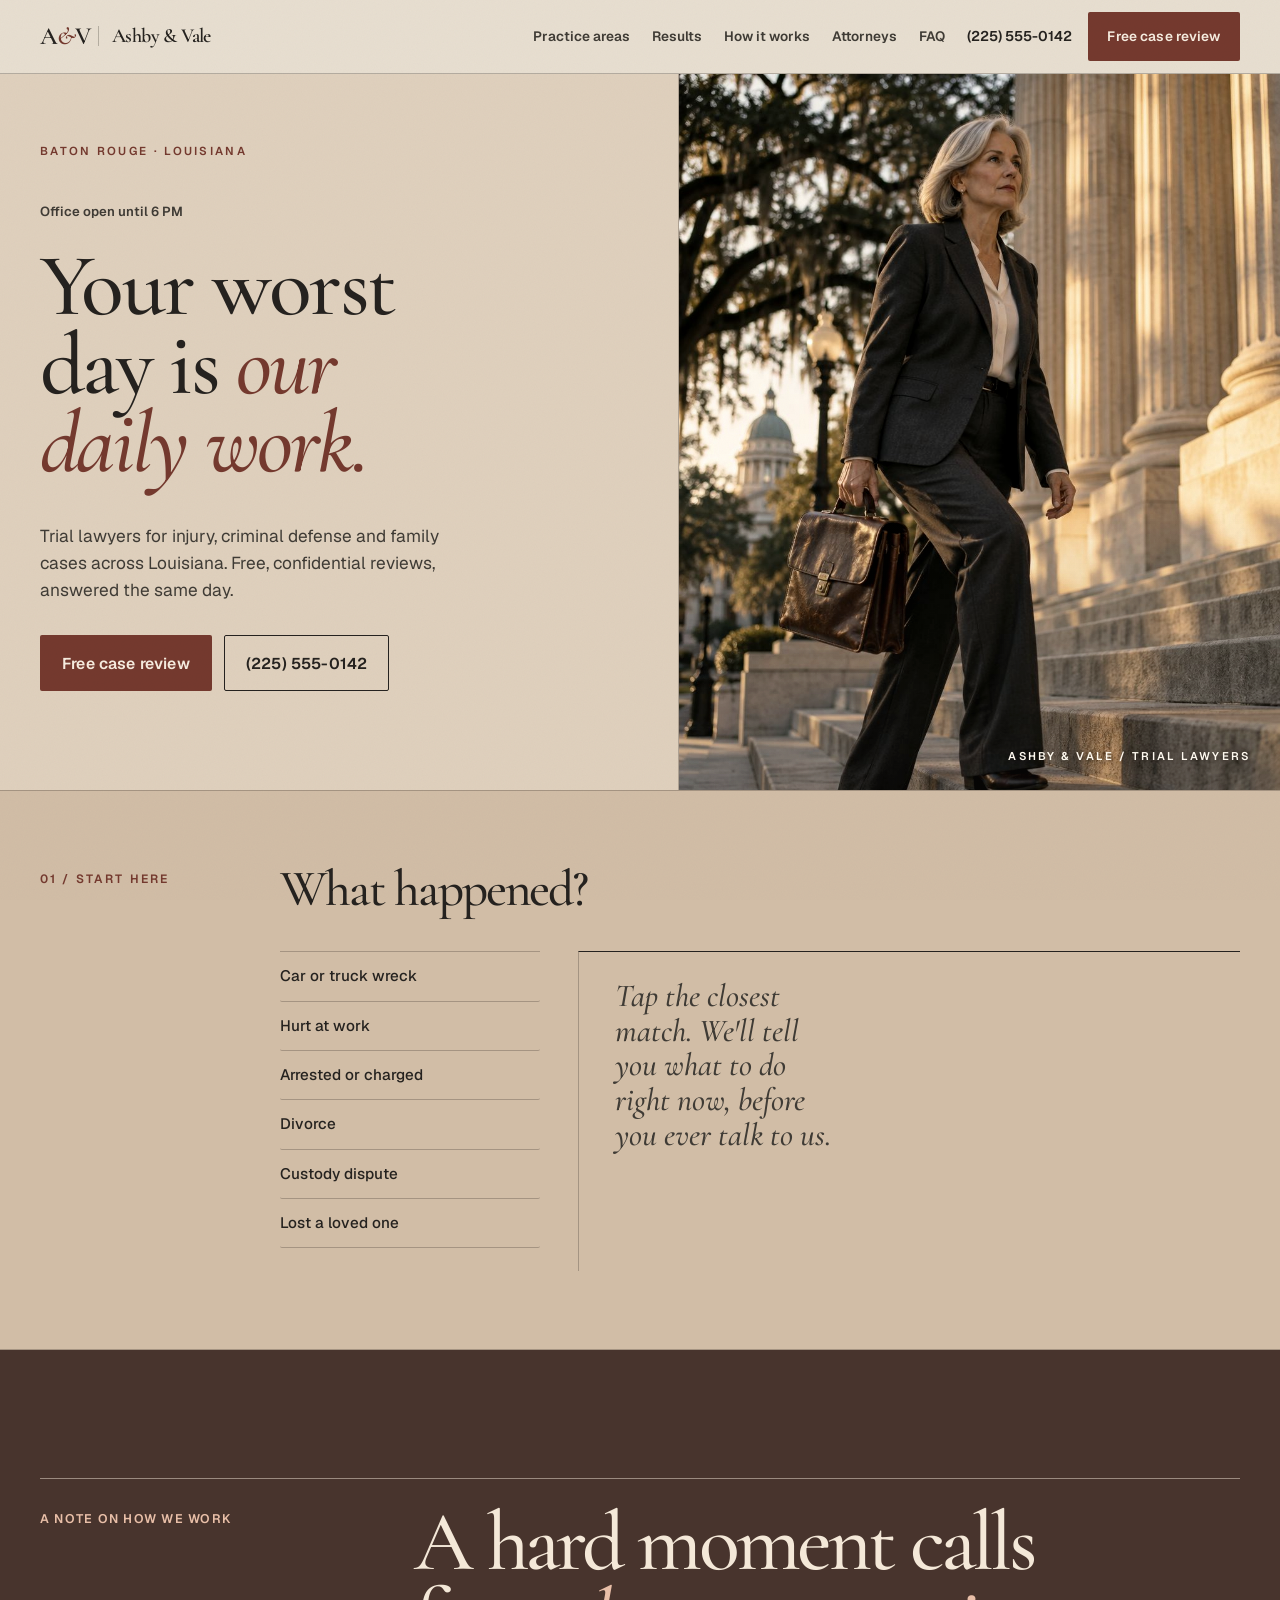
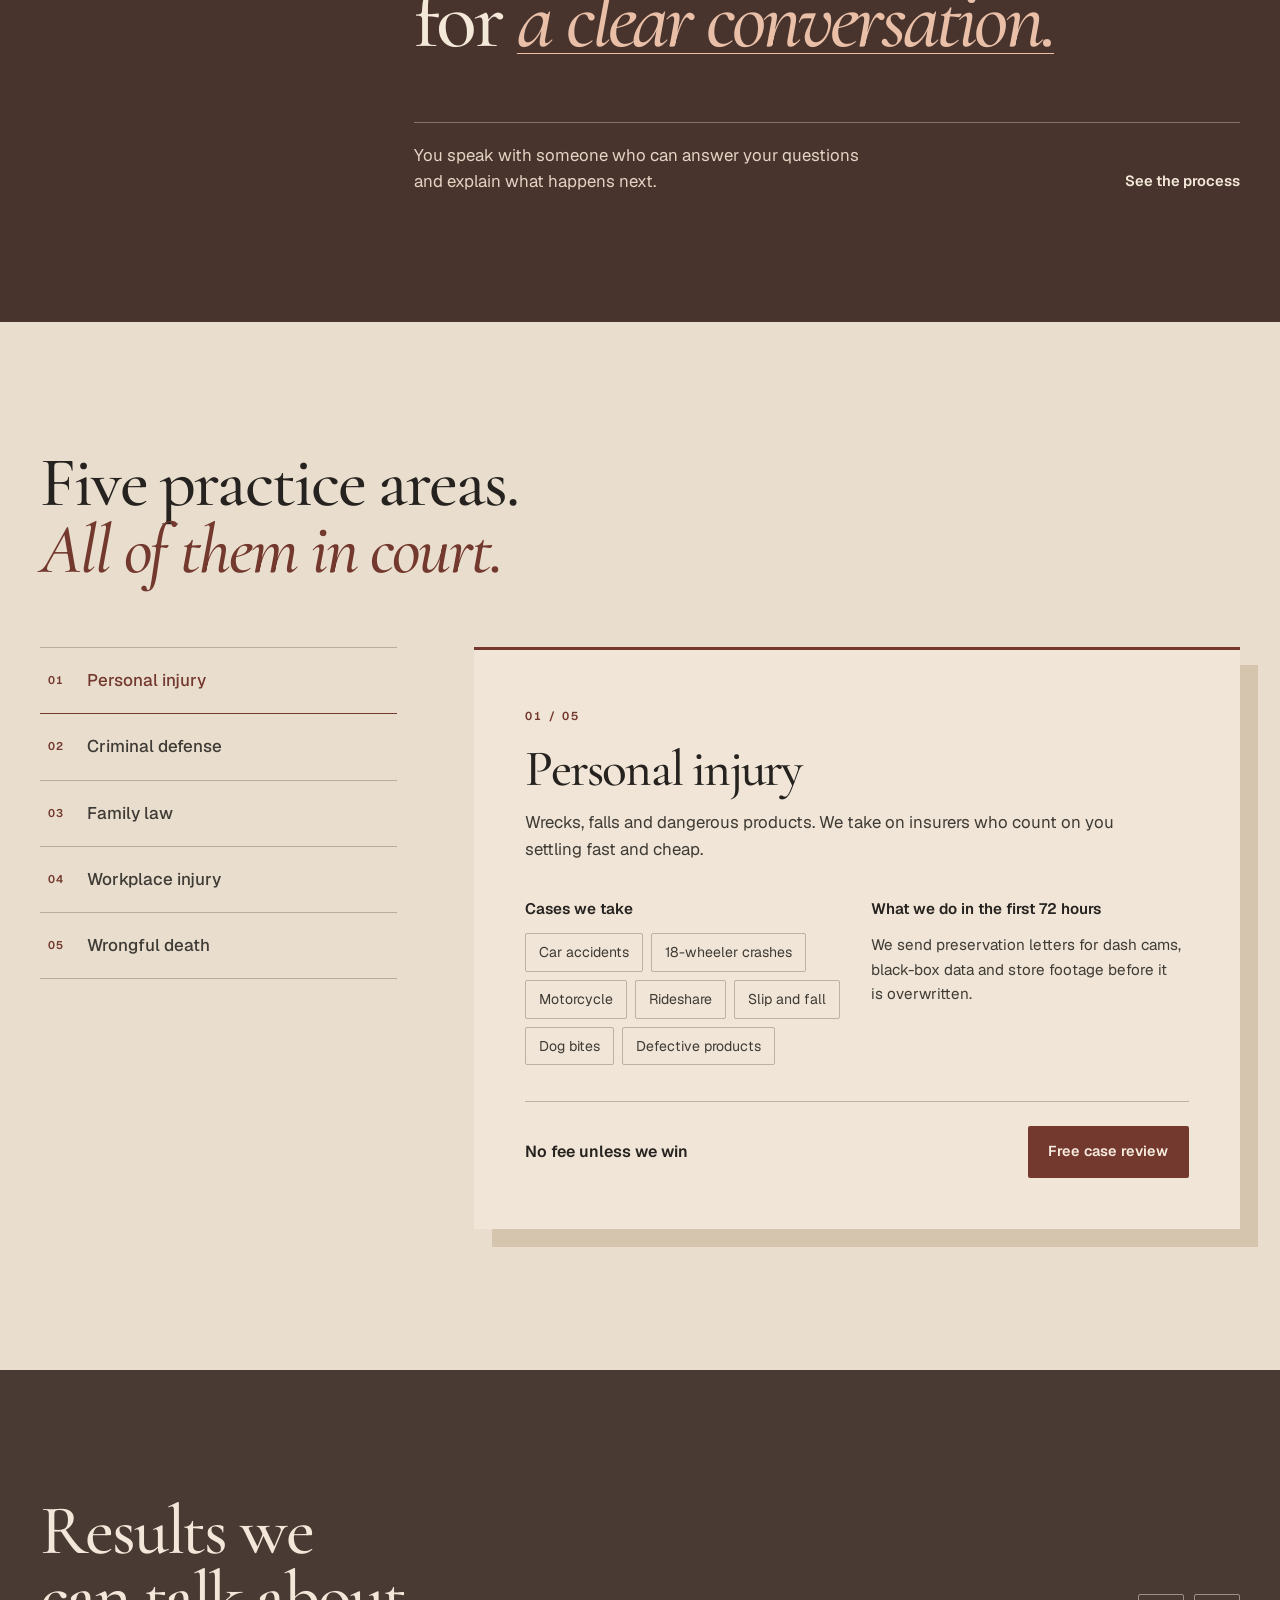
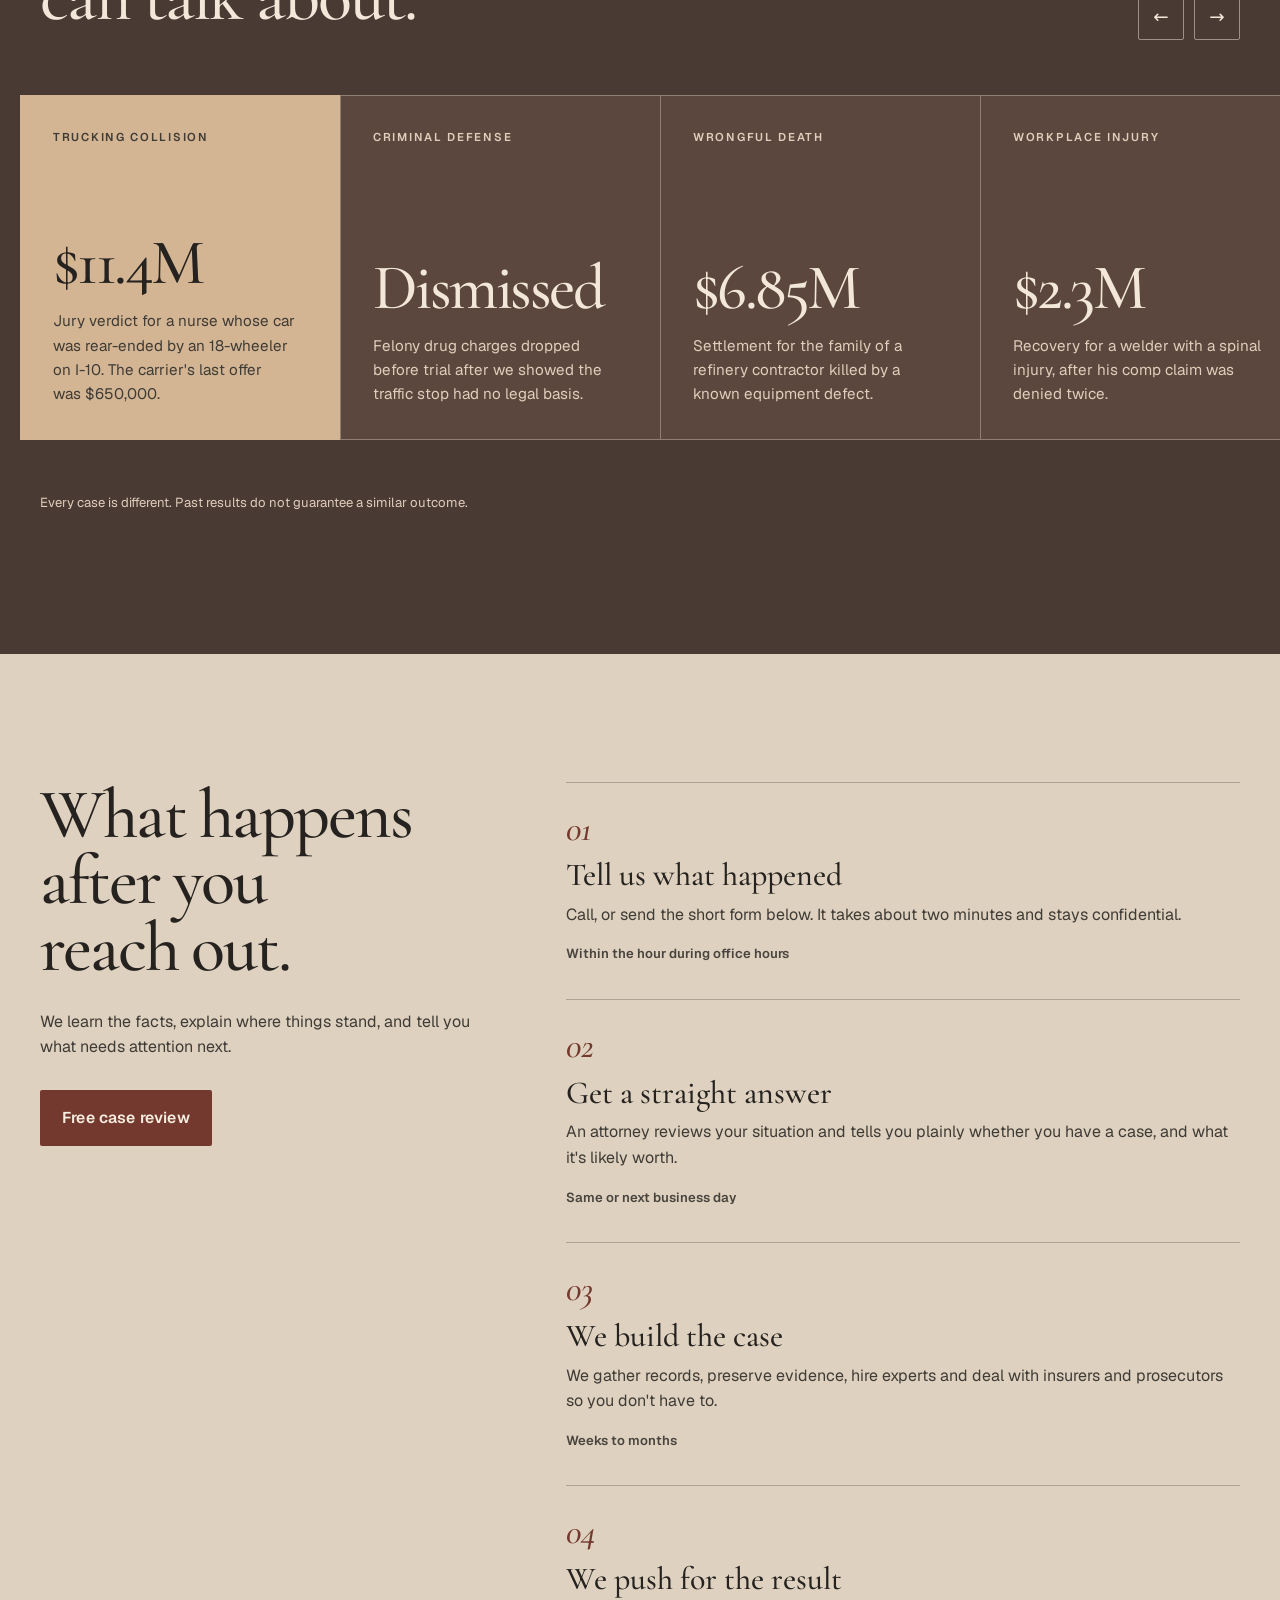
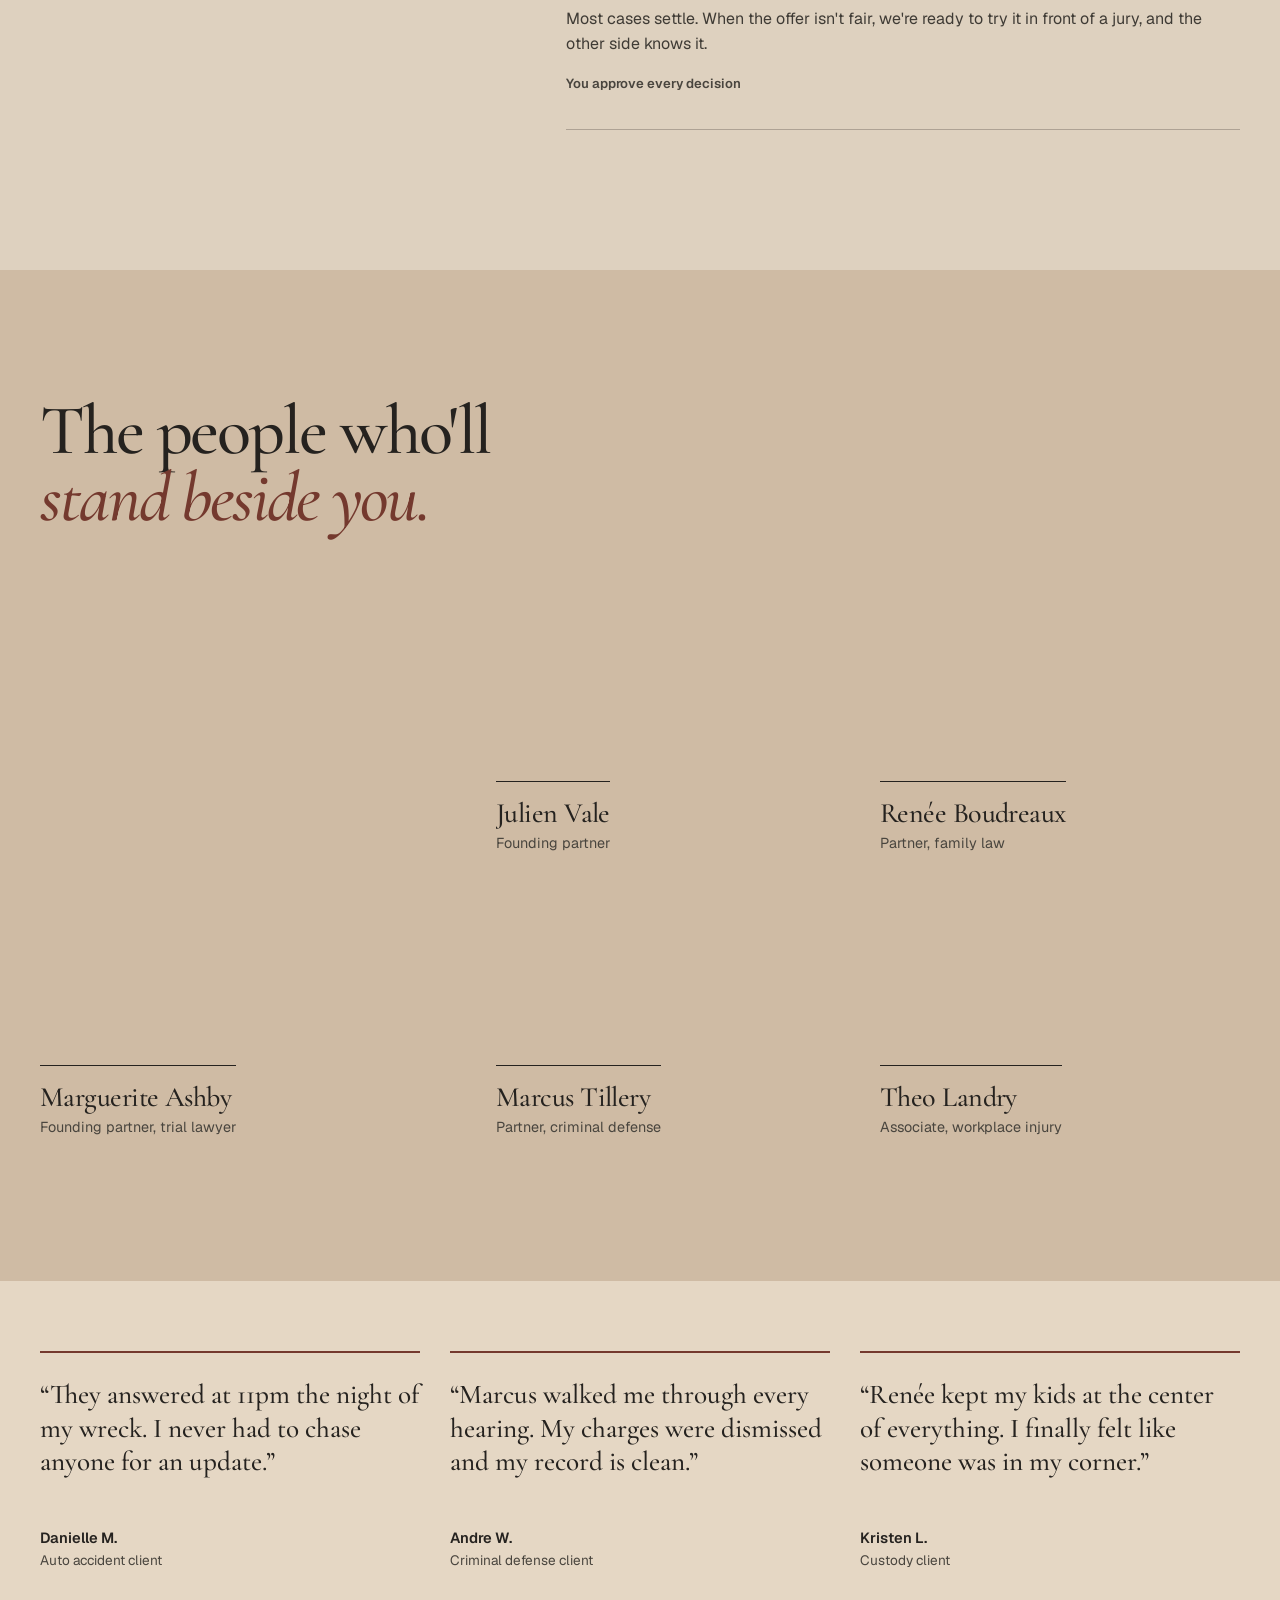
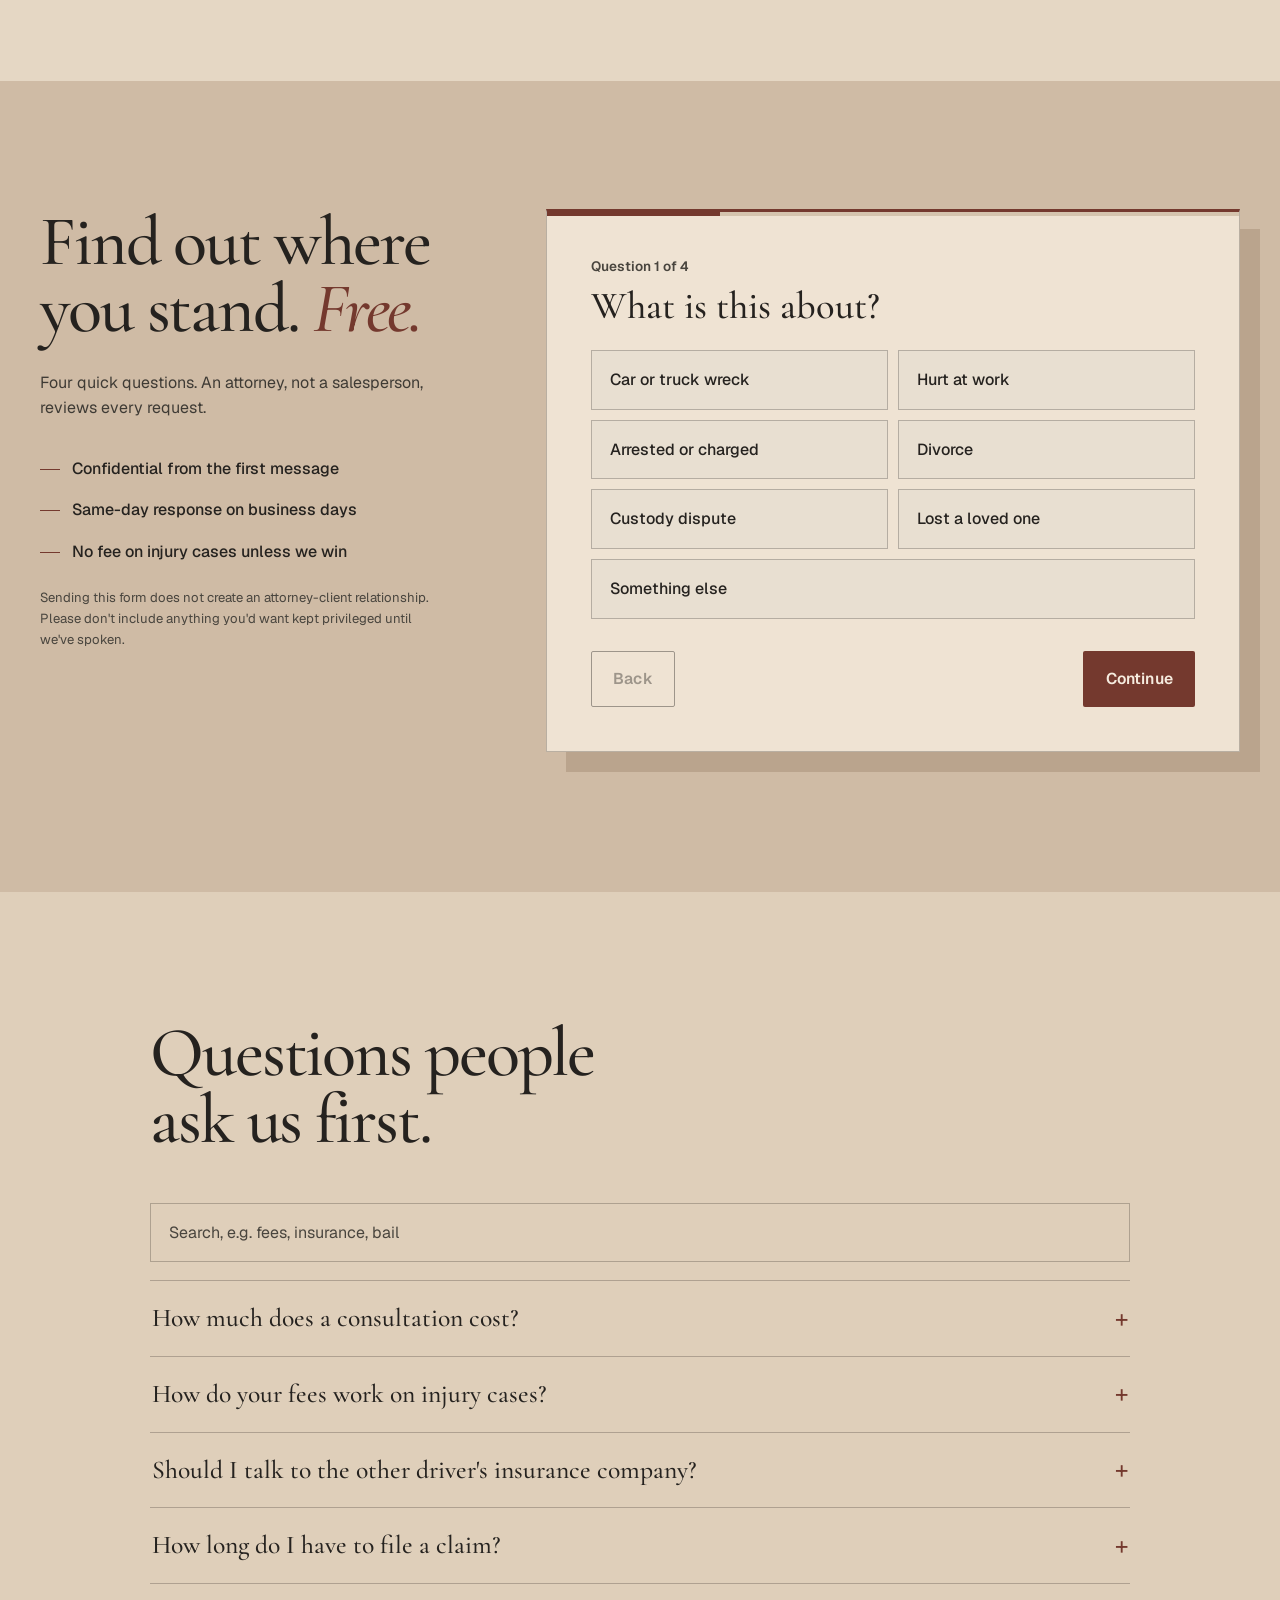
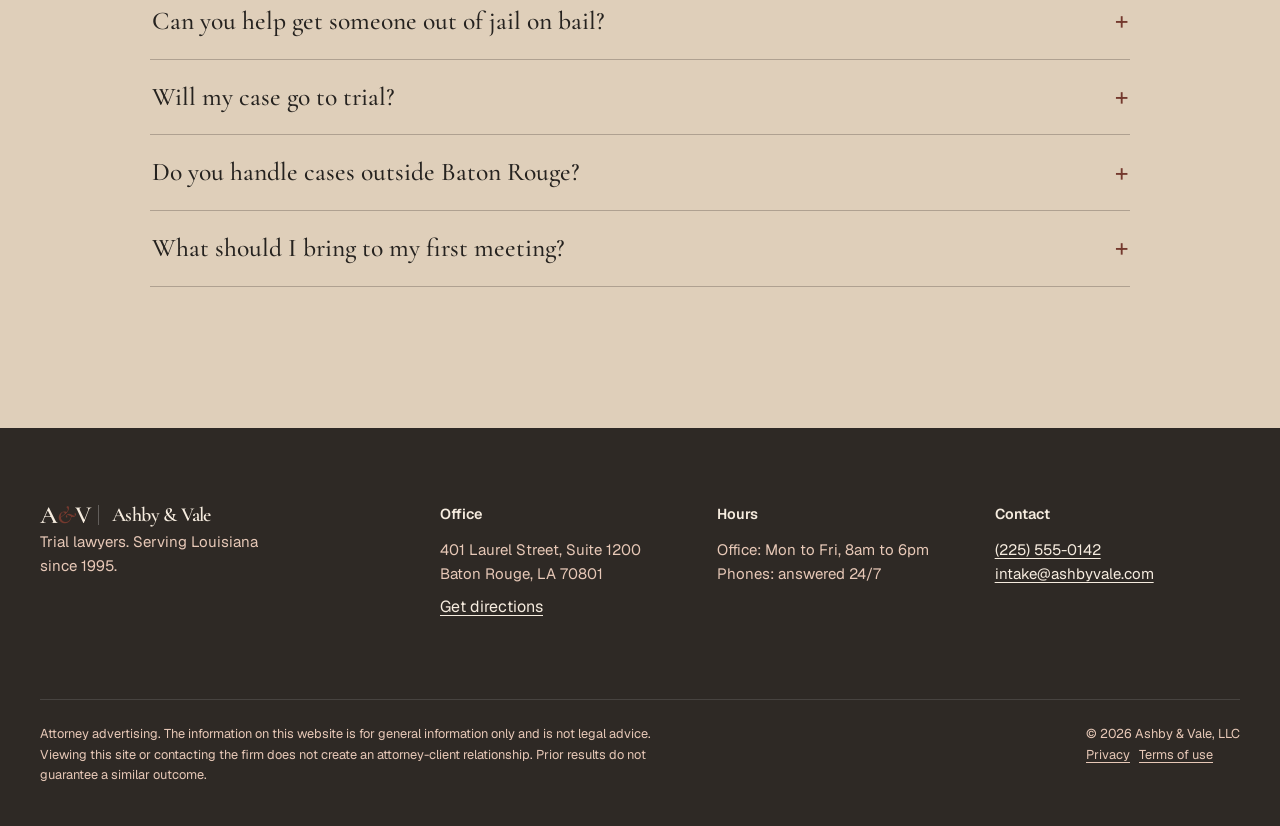
<file: index.html>
<!doctype html>
<html lang="en">
<head>
  <meta charset="utf-8">
  <meta name="viewport" content="width=device-width, initial-scale=1">
  <title>Ashby &amp; Vale | Trial Lawyers in Baton Rouge</title>
  <meta name="description" content="Ashby & Vale are trial lawyers for personal injury, criminal defense, family law and wrongful death cases across Louisiana. Free, confidential case reviews.">
  <meta name="theme-color" content="#e8dfd1">
  <link rel="icon" href="favicon.svg" type="image/svg+xml">
  <meta property="og:type" content="website">
  <meta property="og:site_name" content="Ashby &amp; Vale">
  <meta property="og:title" content="Ashby &amp; Vale | Trial Lawyers in Baton Rouge">
  <meta property="og:description" content="Trial lawyers for injury, criminal defense and family cases across Louisiana. Free, confidential case reviews.">
  <!-- TODO: add og:image (1200x630 share card) once the firm has photography. -->
  <meta name="twitter:card" content="summary">
  <link rel="preload" href="fonts/cormorant-garamond-variable.woff2" as="font" type="font/woff2" crossorigin>
  <link rel="stylesheet" href="fonts/fonts.css">
  <link rel="stylesheet" href="styles.css">
</head>
<body>
  <a class="skip" href="#main">Skip to content</a>

  <!-- ============ NAV ============ -->
  <header class="nav" id="nav">
    <div class="wrap nav__inner">
      <a class="brand" href="#top" aria-label="Ashby and Vale, home">
        <span class="brand__mark" aria-hidden="true">A<em>&amp;</em>V</span>
        <span class="brand__name">Ashby &amp; Vale</span>
      </a>
      <nav class="nav__links" id="navLinks" aria-label="Primary">
        <a href="#practice">Practice areas</a>
        <a href="#results">Results</a>
        <a href="#process">How it works</a>
        <a href="#team">Attorneys</a>
        <a href="#faq">FAQ</a>
      </nav>
      <div class="nav__actions">
        <a class="nav__phone" href="tel:+12255550142"><span>(225) 555-0142</span></a>
        <a class="btn btn--accent btn--sm" href="#review">Free case review</a>
        <button class="nav__toggle" id="navToggle" aria-expanded="false" aria-controls="navLinks" aria-label="Open menu">
          <span class="nav__toggle-label">Menu</span>
        </button>
      </div>
    </div>
  </header>

  <main id="main">
    <!-- ============ HERO ============ -->
    <section class="hero" id="top">
      <figure class="hero__media">
        <img src="images/hero-courthouse.jpg" width="960" height="1280" fetchpriority="high" alt="Marguerite Ashby walking up the courthouse steps at sunset, briefcase in hand">
      </figure>
      <div class="wrap hero__grid">
        <div class="hero__copy">
          <p class="status" id="status"><span id="statusText">Phones answered 24/7</span></p>
          <h1 class="display">Your worst day is <em>our daily work.</em></h1>
          <p class="lede">Trial lawyers for injury, criminal defense and family cases across Louisiana. Free, confidential reviews, answered the same day.</p>
          <div class="hero__ctas">
            <a class="btn btn--accent" href="#review">Free case review</a>
            <a class="btn btn--ghost" href="tel:+12255550142">(225) 555-0142</a>
          </div>
        </div>

      </div>
    </section>

    <!-- Situation picker: routes visitors to the right help in one tap -->
    <section class="situation" aria-label="Find the right help">
      <div class="wrap situation__inner">
        <div class="picker" id="picker">
          <h2 class="picker__title">What happened?</h2>
          <div class="picker__chips" role="radiogroup" aria-label="Choose what happened">
            <button class="chip" role="radio" aria-checked="false" data-matter="auto">Car or truck wreck</button>
            <button class="chip" role="radio" aria-checked="false" data-matter="work">Hurt at work</button>
            <button class="chip" role="radio" aria-checked="false" data-matter="criminal">Arrested or charged</button>
            <button class="chip" role="radio" aria-checked="false" data-matter="divorce">Divorce</button>
            <button class="chip" role="radio" aria-checked="false" data-matter="custody">Custody dispute</button>
            <button class="chip" role="radio" aria-checked="false" data-matter="death">Lost a loved one</button>
          </div>
          <div class="picker__answer" id="pickerAnswer" aria-live="polite">
            <p class="picker__hint">Tap the closest match. We'll tell you what to do right now, before you ever talk to us.</p>
          </div>
        </div>
      </div>
    </section>

    <section class="fieldnote" aria-label="A note on our approach">
      <div class="wrap fieldnote__grid">
        <p class="fieldnote__label">A note on how we work</p>
        <div class="fieldnote__content">
          <p class="fieldnote__statement">A hard moment calls for <em>a clear conversation.</em></p>
          <div class="fieldnote__bottom">
            <p>You speak with someone who can answer your questions and explain what happens next.</p>
            <a class="textlink" href="#process">See the process</a>
          </div>
        </div>
      </div>
    </section>

    <!-- ============ PRACTICE AREAS (tabs) ============ -->
    <section class="section" id="practice">
      <div class="wrap">
        <h2 class="h2" data-reveal>Five practice areas. <em>All of them in court.</em></h2>
        <div class="practice" data-reveal>
          <div class="practice__tabs" role="tablist" aria-label="Practice areas" id="practiceTabs"></div>
          <div class="practice__panel" id="practicePanel" role="tabpanel" tabindex="0"></div>
        </div>
      </div>
    </section>

    <!-- ============ RESULTS (scroll-snap carousel) ============ -->
    <!-- MOCK RESULTS: replace with real, client-approved outcomes. -->
    <section class="section section--tint" id="results">
      <div class="wrap">
        <div class="results__head">
          <h2 class="h2" data-reveal>Results we can talk about.</h2>
          <div class="results__nav">
            <button class="iconbtn" id="resPrev" aria-label="Previous results"><span aria-hidden="true">←</span></button>
            <button class="iconbtn" id="resNext" aria-label="Next results"><span aria-hidden="true">→</span></button>
          </div>
        </div>
      </div>
      <div class="results__track" id="resTrack" tabindex="0" aria-label="Case results, scroll horizontally">
        <article class="result">
          <span class="result__type">Trucking collision</span>
          <span class="result__amt">$11.4M</span>
          <p>Jury verdict for a nurse whose car was rear-ended by an 18-wheeler on I-10. The carrier's last offer was $650,000.</p>
        </article>
        <article class="result">
          <span class="result__type">Criminal defense</span>
          <span class="result__amt">Dismissed</span>
          <p>Felony drug charges dropped before trial after we showed the traffic stop had no legal basis.</p>
        </article>
        <article class="result">
          <span class="result__type">Wrongful death</span>
          <span class="result__amt">$6.85M</span>
          <p>Settlement for the family of a refinery contractor killed by a known equipment defect.</p>
        </article>
        <article class="result">
          <span class="result__type">Workplace injury</span>
          <span class="result__amt">$2.3M</span>
          <p>Recovery for a welder with a spinal injury, after his comp claim was denied twice.</p>
        </article>
        <article class="result">
          <span class="result__type">Custody</span>
          <span class="result__amt">Full custody</span>
          <p>A father kept his two children in Baton Rouge after the other parent sought to relocate out of state.</p>
        </article>
        <article class="result">
          <span class="result__type">DWI defense</span>
          <span class="result__amt">Not guilty</span>
          <p>Bench trial acquittal for a first responder. The breath test device had lapsed calibration records.</p>
        </article>
      </div>
      <div class="wrap">
        <p class="fineprint">Every case is different. Past results do not guarantee a similar outcome.</p>
      </div>
    </section>

    <!-- ============ PROCESS (sticky timeline) ============ -->
    <section class="section" id="process">
      <div class="wrap process">
        <div class="process__intro">
          <h2 class="h2">What happens after you reach out.</h2>
          <p class="body">We learn the facts, explain where things stand, and tell you what needs attention next.</p>
          <a class="btn btn--accent" href="#review">Free case review</a>
        </div>
        <ol class="steps" id="steps">
          <li class="step">
            <span class="step__index" aria-hidden="true">01</span>
            <h3>Tell us what happened</h3>
            <p>Call, or send the short form below. It takes about two minutes and stays confidential.</p>
            <span class="step__when">Within the hour during office hours</span>
          </li>
          <li class="step">
            <span class="step__index" aria-hidden="true">02</span>
            <h3>Get a straight answer</h3>
            <p>An attorney reviews your situation and tells you plainly whether you have a case, and what it's likely worth.</p>
            <span class="step__when">Same or next business day</span>
          </li>
          <li class="step">
            <span class="step__index" aria-hidden="true">03</span>
            <h3>We build the case</h3>
            <p>We gather records, preserve evidence, hire experts and deal with insurers and prosecutors so you don't have to.</p>
            <span class="step__when">Weeks to months</span>
          </li>
          <li class="step">
            <span class="step__index" aria-hidden="true">04</span>
            <h3>We push for the result</h3>
            <p>Most cases settle. When the offer isn't fair, we're ready to try it in front of a jury, and the other side knows it.</p>
            <span class="step__when">You approve every decision</span>
          </li>
        </ol>
      </div>
    </section>

    <!-- ============ ATTORNEYS (bento) ============ -->
    <section class="section section--tint" id="team">
      <div class="wrap">
        <h2 class="h2" data-reveal>The people who'll <em>stand beside you.</em></h2>
        <div class="team" id="team-grid"></div>
      </div>
    </section>

    <!-- ============ TESTIMONIALS (single marquee) ============ -->
    <!-- MOCK TESTIMONIALS: replace with real client reviews (check state bar rules on testimonials). -->
    <section class="quotes" aria-label="Client reviews">
      <div class="quotes__row">
        <div class="quotes__track" id="quotesTrack">
          <figure class="quote"><blockquote>“They answered at 11pm the night of my wreck. I never had to chase anyone for an update.”</blockquote><figcaption>Danielle M.<span>Auto accident client</span></figcaption></figure>
          <figure class="quote"><blockquote>“Marcus walked me through every hearing. My charges were dismissed and my record is clean.”</blockquote><figcaption>Andre W.<span>Criminal defense client</span></figcaption></figure>
          <figure class="quote"><blockquote>“Renée kept my kids at the center of everything. I finally felt like someone was in my corner.”</blockquote><figcaption>Kristen L.<span>Custody client</span></figcaption></figure>
          <figure class="quote"><blockquote>“The insurance company offered $40,000. Ashby &amp; Vale got us more than twenty times that.”</blockquote><figcaption>Robert and Ellen T.<span>Wrongful death clients</span></figcaption></figure>
          <figure class="quote"><blockquote>“Straight answers, no legal jargon. They told me the truth even when it wasn't what I wanted to hear.”</blockquote><figcaption>Luis G.<span>Workplace injury client</span></figcaption></figure>
        </div>
      </div>
    </section>

    <!-- ============ CASE REVIEW WIZARD ============ -->
    <section class="section" id="review">
      <div class="wrap review">
        <div class="review__aside">
          <h2 class="h2">Find out where you stand. <em>Free.</em></h2>
          <p class="body">Four quick questions. An attorney, not a salesperson, reviews every request.</p>
          <ul class="assure">
            <li>Confidential from the first message</li>
            <li>Same-day response on business days</li>
            <li>No fee on injury cases unless we win</li>
          </ul>
          <p class="fineprint">Sending this form does not create an attorney-client relationship. Please don't include anything you'd want kept privileged until we've spoken.</p>
        </div>

        <form class="wizard" id="wizard" novalidate>
          <div class="wizard__progress" aria-hidden="true"><span id="wizBar"></span></div>
          <p class="wizard__count" id="wizCount">Question 1 of 4</p>

          <!-- Step 1 -->
          <fieldset class="wstep is-active" data-step="1">
            <legend>What is this about?</legend>
            <div class="options" id="matterOptions">
              <label class="opt"><input type="radio" name="matter" value="Car or truck wreck"><span>Car or truck wreck</span></label>
              <label class="opt"><input type="radio" name="matter" value="Hurt at work"><span>Hurt at work</span></label>
              <label class="opt"><input type="radio" name="matter" value="Arrested or charged"><span>Arrested or charged</span></label>
              <label class="opt"><input type="radio" name="matter" value="Divorce"><span>Divorce</span></label>
              <label class="opt"><input type="radio" name="matter" value="Custody dispute"><span>Custody dispute</span></label>
              <label class="opt"><input type="radio" name="matter" value="Wrongful death"><span>Lost a loved one</span></label>
              <label class="opt opt--wide"><input type="radio" name="matter" value="Something else"><span>Something else</span></label>
            </div>
            <p class="err" data-err="matter">Pick the closest option. You can explain more later.</p>
          </fieldset>

          <!-- Step 2 -->
          <fieldset class="wstep" data-step="2">
            <legend>When did it happen?</legend>
            <div class="options options--list">
              <label class="opt"><input type="radio" name="when" value="In the last week"><span>In the last week</span></label>
              <label class="opt"><input type="radio" name="when" value="In the last month"><span>In the last month</span></label>
              <label class="opt"><input type="radio" name="when" value="1 to 6 months ago"><span>1 to 6 months ago</span></label>
              <label class="opt"><input type="radio" name="when" value="More than 6 months ago"><span>More than 6 months ago</span></label>
            </div>
            <p class="err" data-err="when">Choose a timeframe. Deadlines can apply, so this helps us prioritize.</p>
            <p class="wizard__sub">Has an insurance company, police officer or another lawyer contacted you?</p>
            <div class="seg">
              <label><input type="radio" name="contacted" value="Yes"><span>Yes</span></label>
              <label><input type="radio" name="contacted" value="No"><span>No</span></label>
              <label><input type="radio" name="contacted" value="Not sure" checked><span>Not sure</span></label>
            </div>
          </fieldset>

          <!-- Step 3 -->
          <fieldset class="wstep" data-step="3">
            <legend>In a few sentences, what happened?</legend>
            <div class="field">
              <label for="details">Brief description <span class="opt-tag">optional</span></label>
              <textarea id="details" name="details" rows="6" maxlength="800" aria-describedby="detailsHelp"></textarea>
              <p class="help" id="detailsHelp"><span id="detailsCount">0</span> / 800. The basics are enough. We'll ask the rest when we talk.</p>
            </div>
          </fieldset>

          <!-- Step 4 -->
          <fieldset class="wstep" data-step="4">
            <legend>How should we reach you?</legend>
            <div class="fields">
              <div class="field">
                <label for="name">Full name</label>
                <input id="name" name="name" autocomplete="name" required>
                <p class="err" data-err="name">Please enter your name.</p>
              </div>
              <div class="field">
                <label for="phone">Phone</label>
                <input id="phone" name="phone" type="tel" autocomplete="tel" inputmode="tel" required>
                <p class="err" data-err="phone">Enter a 10-digit phone number.</p>
              </div>
              <div class="field field--full">
                <label for="email">Email <span class="opt-tag">optional</span></label>
                <input id="email" name="email" type="email" autocomplete="email">
                <p class="err" data-err="email">That email doesn't look right.</p>
              </div>
              <div class="field">
                <label for="method">Best way to reach you</label>
                <select id="method" name="method">
                  <option>Phone call</option>
                  <option>Text message</option>
                  <option>Email</option>
                </select>
              </div>
              <div class="field">
                <label for="time">Best time</label>
                <select id="time" name="time">
                  <option>As soon as possible</option>
                  <option>Morning</option>
                  <option>Afternoon</option>
                  <option>Evening</option>
                </select>
              </div>
            </div>
            <label class="check">
              <input type="checkbox" name="consent" id="consent">
              <span>I understand this request doesn't make Ashby &amp; Vale my lawyers yet.</span>
            </label>
            <p class="err" data-err="consent">Please confirm to continue.</p>
          </fieldset>

          <!-- Done -->
          <div class="wdone" id="wdone" hidden tabindex="-1">
            <h3 id="doneTitle">Thank you.</h3>
            <p id="doneText"></p>
            <p class="wdone__ref">Reference <strong id="doneRef"></strong></p>
            <a class="btn btn--ghost" href="tel:+12255550142">(225) 555-0142</a>
          </div>

          <div class="wizard__actions" id="wizActions">
            <button type="button" class="btn btn--ghost" id="wizBack" disabled>Back</button>
            <button type="button" class="btn btn--accent" id="wizNext">Continue</button>
          </div>
          <p class="err err--form" id="formErr" role="alert"></p>
        </form>
      </div>
    </section>

    <!-- ============ FAQ ============ -->
    <section class="section section--tint" id="faq">
      <div class="wrap faq">
        <h2 class="h2" data-reveal>Questions people ask us first.</h2>
        <div class="faq__search">
          <label for="faqSearch" class="sr">Search questions</label>
          <input id="faqSearch" type="search" placeholder="Search, e.g. fees, insurance, bail">
        </div>
        <div class="faq__list" id="faqList"></div>
        <div class="faq__empty" id="faqEmpty" hidden>
          <p>No question matches that yet. Ask us directly and we'll answer it for you.</p>
          <a class="btn btn--accent btn--sm" href="#review">Free case review</a>
        </div>
      </div>
    </section>
  </main>

  <!-- ============ FOOTER ============ -->
  <footer class="footer">
    <div class="wrap footer__grid">
      <div>
        <a class="brand" href="#top"><span class="brand__mark" aria-hidden="true">A<em>&amp;</em>V</span><span class="brand__name">Ashby &amp; Vale</span></a>
        <p class="footer__tag">Trial lawyers. Serving Louisiana since 1995.</p>
      </div>
      <div>
        <h3>Office</h3>
        <address>401 Laurel Street, Suite 1200<br>Baton Rouge, LA 70801</address>
        <a href="https://maps.google.com/?q=401+Laurel+Street+Baton+Rouge+LA" target="_blank" rel="noopener">Get directions</a>
      </div>
      <div>
        <h3>Hours</h3>
        <p>Office: Mon to Fri, 8am to 6pm<br>Phones: answered 24/7</p>
      </div>
      <div>
        <h3>Contact</h3>
        <p><a href="tel:+12255550142">(225) 555-0142</a><br><a href="mailto:intake@ashbyvale.com">intake@ashbyvale.com</a></p>
      </div>
    </div>
    <div class="wrap footer__legal">
      <p>Attorney advertising. The information on this website is for general information only and is not legal advice. Viewing this site or contacting the firm does not create an attorney-client relationship. Prior results do not guarantee a similar outcome.</p>
      <p>&copy; <span id="year"></span> Ashby &amp; Vale, LLC<br><a href="privacy.html">Privacy</a> &nbsp; <a href="privacy.html#terms">Terms of use</a></p>
    </div>
  </footer>

  <!-- Mobile action bar -->
  <div class="mbar" id="mbar">
    <a class="btn btn--ghost" href="tel:+12255550142">Call</a>
    <a class="btn btn--accent" href="#review">Free case review</a>
  </div>

  <!-- Attorney bio dialog -->
  <dialog class="bio" id="bio" aria-labelledby="bioName">
    <button class="iconbtn bio__close" id="bioClose" aria-label="Close"><span aria-hidden="true">×</span></button>
    <div class="bio__body" id="bioBody"></div>
  </dialog>

  <script src="script.js"></script>
</body>
</html>
</file>
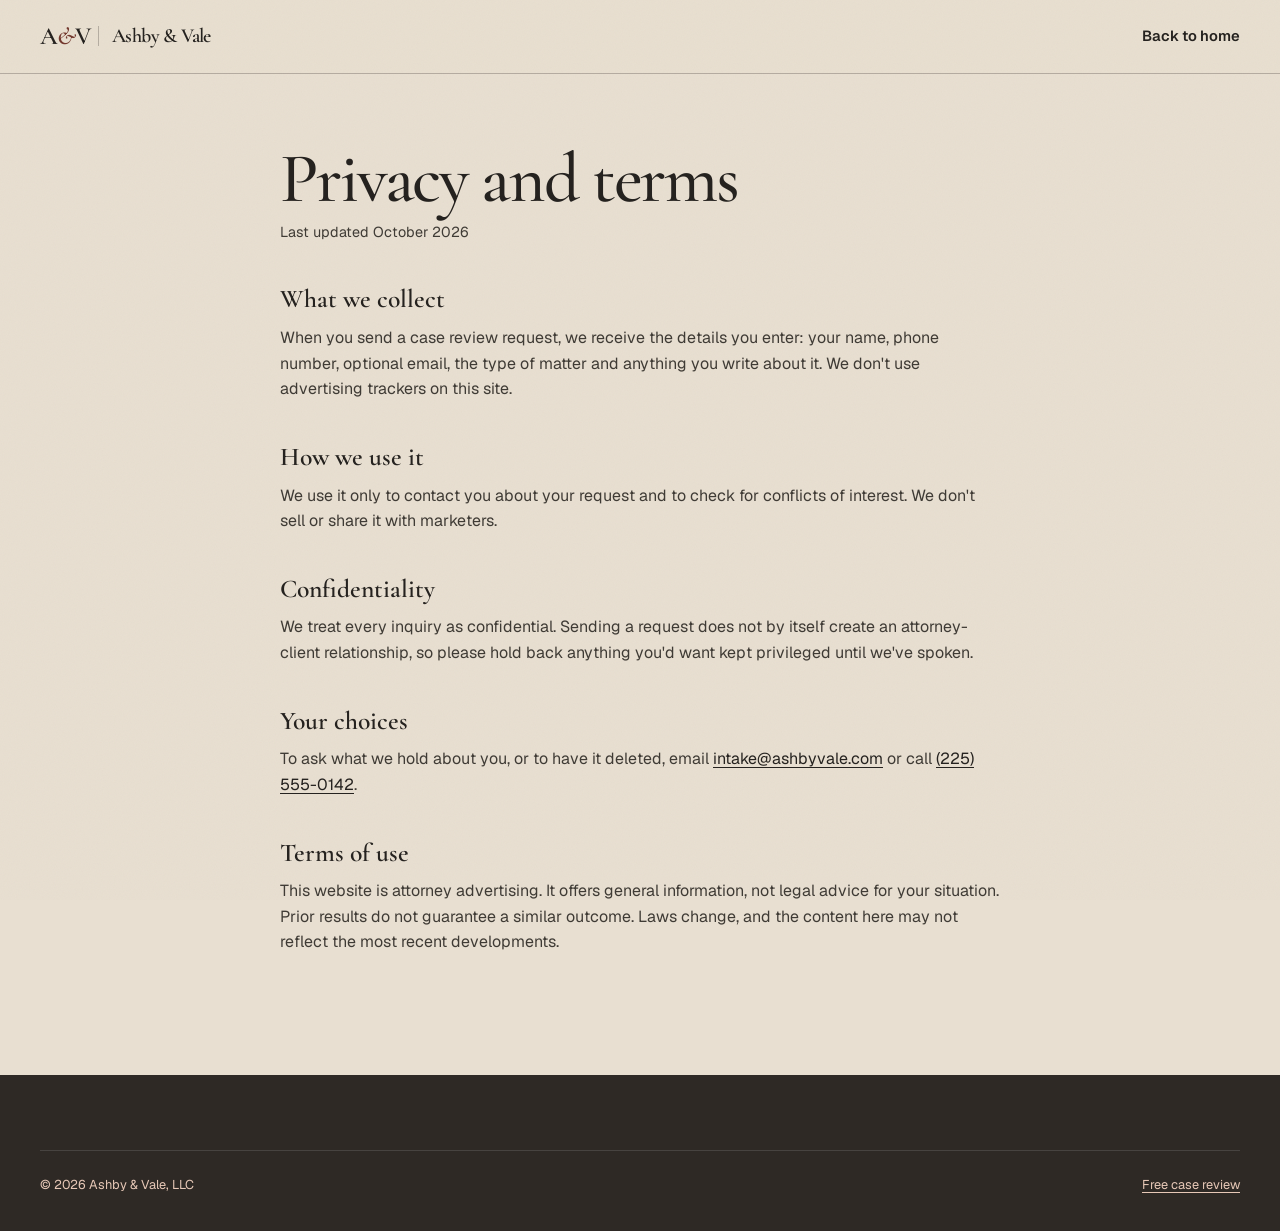
<file: privacy.html>
<!doctype html>
<html lang="en">
<head>
  <meta charset="utf-8">
  <meta name="viewport" content="width=device-width, initial-scale=1">
  <title>Privacy and terms | Ashby &amp; Vale</title>
  <meta name="description" content="How Ashby & Vale handles information sent through this website, and the terms for using it.">
  <meta name="theme-color" content="#e8dfd1">
  <link rel="icon" href="favicon.svg" type="image/svg+xml">
  <link rel="preload" href="fonts/cormorant-garamond-variable.woff2" as="font" type="font/woff2" crossorigin>
  <link rel="stylesheet" href="fonts/fonts.css">
  <link rel="stylesheet" href="styles.css">
</head>
<body class="page-doc">
  <!-- DRAFT COPY: the firm must replace this with its own reviewed policy before launch. -->
  <header class="nav is-solid">
    <div class="wrap nav__inner">
      <a class="brand" href="index.html"><span class="brand__mark" aria-hidden="true">A<em>&amp;</em>V</span><span class="brand__name">Ashby &amp; Vale</span></a>
      <a class="textlink doc__back" href="index.html">Back to home</a>
    </div>
  </header>
  <main class="doc wrap">
    <h1 class="h2">Privacy and terms</h1>
    <p class="doc__updated">Last updated October 2026</p>

    <h2>What we collect</h2>
    <p>When you send a case review request, we receive the details you enter: your name, phone number, optional email, the type of matter and anything you write about it. We don't use advertising trackers on this site.</p>

    <h2>How we use it</h2>
    <p>We use it only to contact you about your request and to check for conflicts of interest. We don't sell or share it with marketers.</p>

    <h2>Confidentiality</h2>
    <p>We treat every inquiry as confidential. Sending a request does not by itself create an attorney-client relationship, so please hold back anything you'd want kept privileged until we've spoken.</p>

    <h2>Your choices</h2>
    <p>To ask what we hold about you, or to have it deleted, email <a href="mailto:intake@ashbyvale.com">intake@ashbyvale.com</a> or call <a href="tel:+12255550142">(225) 555-0142</a>.</p>

    <h2 id="terms">Terms of use</h2>
    <p>This website is attorney advertising. It offers general information, not legal advice for your situation. Prior results do not guarantee a similar outcome. Laws change, and the content here may not reflect the most recent developments.</p>
  </main>
  <footer class="footer footer--slim">
    <div class="wrap footer__legal"><p>&copy; 2026 Ashby &amp; Vale, LLC</p><p><a href="index.html#review">Free case review</a></p></div>
  </footer>
</body>
</html>
</file>
<file: fonts/fonts.css>
/* Self-hosted from Google Fonts (latin subset). Cormorant Garamond and Geist are both SIL Open Font License. */
@font-face {
  font-family: 'Cormorant Garamond';
  font-style: italic;
  font-weight: 500;
  font-display: swap;
  src: url(cormorant-garamond-italic-variable.woff2) format('woff2');
  unicode-range: U+0000-00FF, U+0131, U+0152-0153, U+02BB-02BC, U+02C6, U+02DA, U+02DC, U+0304, U+0308, U+0329, U+2000-206F, U+20AC, U+2122, U+2191, U+2193, U+2212, U+2215, U+FEFF, U+FFFD;
}
@font-face {
  font-family: 'Cormorant Garamond';
  font-style: italic;
  font-weight: 600;
  font-display: swap;
  src: url(cormorant-garamond-italic-variable.woff2) format('woff2');
  unicode-range: U+0000-00FF, U+0131, U+0152-0153, U+02BB-02BC, U+02C6, U+02DA, U+02DC, U+0304, U+0308, U+0329, U+2000-206F, U+20AC, U+2122, U+2191, U+2193, U+2212, U+2215, U+FEFF, U+FFFD;
}
@font-face {
  font-family: 'Cormorant Garamond';
  font-style: normal;
  font-weight: 500;
  font-display: swap;
  src: url(cormorant-garamond-variable.woff2) format('woff2');
  unicode-range: U+0000-00FF, U+0131, U+0152-0153, U+02BB-02BC, U+02C6, U+02DA, U+02DC, U+0304, U+0308, U+0329, U+2000-206F, U+20AC, U+2122, U+2191, U+2193, U+2212, U+2215, U+FEFF, U+FFFD;
}
@font-face {
  font-family: 'Cormorant Garamond';
  font-style: normal;
  font-weight: 600;
  font-display: swap;
  src: url(cormorant-garamond-variable.woff2) format('woff2');
  unicode-range: U+0000-00FF, U+0131, U+0152-0153, U+02BB-02BC, U+02C6, U+02DA, U+02DC, U+0304, U+0308, U+0329, U+2000-206F, U+20AC, U+2122, U+2191, U+2193, U+2212, U+2215, U+FEFF, U+FFFD;
}
@font-face {
  font-family: 'Geist';
  font-style: normal;
  font-weight: 400;
  font-display: swap;
  src: url(geist-variable.woff2) format('woff2');
  unicode-range: U+0000-00FF, U+0131, U+0152-0153, U+02BB-02BC, U+02C6, U+02DA, U+02DC, U+0304, U+0308, U+0329, U+2000-206F, U+20AC, U+2122, U+2191, U+2193, U+2212, U+2215, U+FEFF, U+FFFD;
}
@font-face {
  font-family: 'Geist';
  font-style: normal;
  font-weight: 500;
  font-display: swap;
  src: url(geist-variable.woff2) format('woff2');
  unicode-range: U+0000-00FF, U+0131, U+0152-0153, U+02BB-02BC, U+02C6, U+02DA, U+02DC, U+0304, U+0308, U+0329, U+2000-206F, U+20AC, U+2122, U+2191, U+2193, U+2212, U+2215, U+FEFF, U+FFFD;
}
@font-face {
  font-family: 'Geist';
  font-style: normal;
  font-weight: 600;
  font-display: swap;
  src: url(geist-variable.woff2) format('woff2');
  unicode-range: U+0000-00FF, U+0131, U+0152-0153, U+02BB-02BC, U+02C6, U+02DA, U+02DC, U+0304, U+0308, U+0329, U+2000-206F, U+20AC, U+2122, U+2191, U+2193, U+2212, U+2215, U+FEFF, U+FFFD;
}
</file>
<file: styles.css>
/* Ashby & Vale
   Shape rule: buttons and chips are full pill, cards are 14px, inputs are 10px.
   Z-index scale: nav 40, mobile bar 45, dialog (top layer). */

:root {
  --bg: #f2f4f0;
  --bg-2: #e7ebe4;
  --surface: #fafbf8;
  --ink: #0f1a16;
  --ink-2: #33413b;
  --muted: #56645d;
  --line: rgba(15, 26, 22, .13);
  --forest: #133a2e;
  --forest-2: #0d2a21;
  --on-forest: #eef3ee;
  --on-forest-2: #b9c9bf;
  --accent: #e4a64a;
  --accent-2: #f0bb68;
  --on-accent: #1c1306;
  --shadow: 0 24px 60px -28px rgba(13, 42, 33, .38);
  --r-card: 14px;
  --r-input: 10px;
  --ease: cubic-bezier(.16, 1, .3, 1);
  --serif: "Cormorant Garamond", "Iowan Old Style", Georgia, serif;
  --sans: "Geist", ui-sans-serif, system-ui, -apple-system, "Segoe UI", sans-serif;
  color-scheme: light;
}

@media (prefers-color-scheme: dark) {
  :root {
    --bg: #0b1310;
    --bg-2: #101b17;
    --surface: #14211c;
    --ink: #e8eee9;
    --ink-2: #c4cec8;
    --muted: #97a69e;
    --line: rgba(232, 238, 233, .12);
    --forest: #17463a;
    --forest-2: #10342a;
    --shadow: 0 24px 60px -28px rgba(0, 0, 0, .7);
    color-scheme: dark;
  }
}

*, *::before, *::after { box-sizing: border-box; }
html { scroll-behavior: smooth; scroll-padding-top: 84px; -webkit-text-size-adjust: 100%; }
body {
  margin: 0;
  background: var(--bg);
  color: var(--ink);
  font: 400 1rem/1.6 var(--sans);
  -webkit-font-smoothing: antialiased;
  overflow-x: hidden;
}
/* Fixed grain overlay breaks up flat fills without repainting on scroll. */
body::after {
  content: ""; position: fixed; inset: 0; z-index: 70; pointer-events: none; opacity: .05; mix-blend-mode: multiply;
  background-image: url("data:image/svg+xml,%3Csvg xmlns='http://www.w3.org/2000/svg' width='160' height='160'%3E%3Cfilter id='n'%3E%3CfeTurbulence type='fractalNoise' baseFrequency='.85' numOctaves='3' stitchTiles='stitch'/%3E%3C/filter%3E%3Crect width='100%25' height='100%25' filter='url(%23n)'/%3E%3C/svg%3E");
}
@media (prefers-color-scheme: dark) { body::after { mix-blend-mode: screen; opacity: .035; } }
h1, h2, h3, legend { text-wrap: balance; }
p, li, blockquote { text-wrap: pretty; }
img { max-width: 100%; display: block; }
a { color: inherit; }
button, input, select, textarea { font: inherit; color: inherit; }
:focus-visible { outline: 2px solid var(--accent); outline-offset: 3px; border-radius: 6px; }

.wrap { width: min(1240px, 100% - 40px); margin-inline: auto; }
.sr { position: absolute; width: 1px; height: 1px; overflow: hidden; clip: rect(0 0 0 0); white-space: nowrap; }
.skip { position: absolute; left: 16px; top: -60px; z-index: 60; background: var(--accent); color: var(--on-accent); padding: 10px 16px; border-radius: 999px; font-weight: 600; text-decoration: none; }
.skip:focus { top: 12px; }

/* ---------- type ---------- */
.display, .h2 {
  font-family: var(--serif);
  font-weight: 600;
  letter-spacing: -.015em;
  margin: 0;
}
/* 1.08 + bottom reserve keeps italic descenders (the y in "daily") from clipping. */
.display { font-size: clamp(2.8rem, 6.4vw, 5.4rem); line-height: 1.08; padding-bottom: .1em; }
.h2 { font-size: clamp(2.1rem, 4.2vw, 3.5rem); line-height: 1.08; max-width: 18ch; padding-bottom: .08em; }
.display em, .h2 em { font-style: italic; font-weight: 500; color: var(--accent-ink, var(--forest)); }
@media (prefers-color-scheme: dark) { .display em, .h2 em { color: var(--accent); } }
.lede { font-size: clamp(1.05rem, 1.4vw, 1.2rem); color: var(--ink-2); max-width: 46ch; margin: 22px 0 0; }
.body { color: var(--ink-2); max-width: 52ch; margin: 18px 0 0; }
.fineprint { font-size: .82rem; color: var(--muted); max-width: 70ch; margin: 22px 0 0; }

/* ---------- buttons ---------- */
.btn {
  display: inline-flex; align-items: center; justify-content: center; gap: .55em;
  padding: .95em 1.5em; border-radius: 999px; border: 1px solid transparent;
  font-weight: 600; font-size: .98rem; text-decoration: none; white-space: nowrap; cursor: pointer;
  transition: transform .35s var(--ease), background-color .25s, border-color .25s, box-shadow .35s var(--ease);
}
.btn:active { transform: translateY(1px) scale(.98); }
.btn--accent { background: var(--accent); color: var(--on-accent); box-shadow: 0 10px 30px -14px rgba(228, 166, 74, .9); }
.btn--accent:hover { background: var(--accent-2); transform: translateY(-2px); }
.btn--ghost { border-color: var(--line); background: transparent; color: var(--ink); }
.btn--ghost:hover { border-color: var(--ink); }
.btn--sm { padding: .7em 1.15em; font-size: .9rem; }
.btn[disabled] { opacity: .4; pointer-events: none; }
.iconbtn {
  width: 46px; height: 46px; border-radius: 999px; display: grid; place-items: center;
  border: 1px solid var(--line); background: var(--surface); cursor: pointer; font-size: 1.15rem;
  transition: transform .3s var(--ease), border-color .2s;
}
.iconbtn:hover { border-color: var(--ink); }
.iconbtn:active { transform: scale(.94); }

/* ---------- nav ---------- */
.nav {
  position: fixed; inset: 0 0 auto; z-index: 40; height: 72px;
  transition: background-color .3s, box-shadow .3s, backdrop-filter .3s;
}
.nav.is-solid {
  background: color-mix(in srgb, var(--bg) 86%, transparent);
  backdrop-filter: blur(14px) saturate(140%);
  -webkit-backdrop-filter: blur(14px) saturate(140%);
  box-shadow: 0 1px 0 var(--line);
}
.nav__inner { height: 100%; display: flex; align-items: center; gap: 28px; }
.brand { display: inline-flex; align-items: center; gap: 12px; text-decoration: none; }
.brand__mark {
  width: 42px; height: 42px; border-radius: 10px; display: flex; align-items: center; justify-content: center;
  background: var(--forest); color: var(--on-forest);
  font: 600 1.05rem/1 var(--serif); letter-spacing: -.02em;
}
.brand__mark em { color: var(--accent); font-style: italic; }
.brand__name { font: 600 1.35rem/1 var(--serif); letter-spacing: -.01em; }
.nav__links { display: flex; gap: 26px; margin-left: auto; }
.nav__links a { text-decoration: none; font-size: .93rem; color: var(--ink-2); position: relative; padding: 6px 0; }
.nav__links a::after {
  content: ""; position: absolute; left: 0; right: 0; bottom: 0; height: 1.5px; background: var(--accent);
  transform: scaleX(0); transform-origin: left; transition: transform .35s var(--ease);
}
.nav__links a:hover, .nav__links a.is-current { color: var(--ink); }
.nav__links a:hover::after, .nav__links a.is-current::after { transform: scaleX(1); }
.nav__actions { display: flex; align-items: center; gap: 16px; }
.nav__phone { display: inline-flex; align-items: center; gap: 7px; text-decoration: none; font-weight: 600; font-size: .93rem; }
.nav__toggle { display: none; width: 44px; height: 44px; border-radius: 999px; border: 1px solid var(--line); background: var(--surface); font-size: 1.3rem; cursor: pointer; }

@media (max-width: 1120px) { .nav__phone span { display: none; } .nav__links { gap: 20px; } }
@media (max-width: 920px) {
  .nav__toggle { display: grid; place-items: center; }
  .nav__links {
    position: fixed; inset: 72px 0 auto; flex-direction: column; gap: 0; margin: 0;
    background: var(--bg); padding: 8px 20px 24px; box-shadow: 0 20px 40px -20px rgba(0,0,0,.3);
    transform: translateY(-12px); opacity: 0; pointer-events: none; transition: opacity .25s, transform .35s var(--ease);
  }
  .nav__links a { padding: 16px 0; font-size: 1.1rem; border-bottom: 1px solid var(--line); }
  .nav__links a::after { display: none; }
  .nav.is-open .nav__links { opacity: 1; transform: none; pointer-events: auto; }
  .nav.is-open { background: var(--bg); }
  .nav__actions .btn { display: none; }
}

/* ---------- hero ---------- */
.hero {
  position: relative; min-height: 100dvh; display: flex; align-items: center;
  padding: 96px 0 64px; overflow: hidden; isolation: isolate;
}
.hero__glyph {
  position: absolute; z-index: -1; right: -4vw; top: 50%; transform: translateY(-52%);
  font: italic 500 min(78vw, 900px)/1 var(--serif); color: transparent;
  -webkit-text-stroke: 1px var(--line);
  background: radial-gradient(260px circle at var(--mx, 70%) var(--my, 40%), rgba(228,166,74,.55), transparent 70%);
  -webkit-background-clip: text; background-clip: text;
  user-select: none; pointer-events: none;
}
.hero__grid { display: grid; grid-template-columns: 1.08fr .92fr; gap: clamp(32px, 5vw, 72px); align-items: center; }

/* Hero photo: bleeds off the right edge, faded into the page on the left, top and bottom. */
.hero__media { position: absolute; z-index: -1; top: 0; right: 0; bottom: 0; width: 52%; margin: 0; overflow: hidden; }
.hero__media img { width: 100%; height: 100%; object-fit: cover; object-position: 28% 18%; animation: settle 1.6s var(--ease) both; }
.hero__media::after {
  content: ""; position: absolute; inset: 0; pointer-events: none;
  background:
    linear-gradient(to right, var(--bg) 0%, color-mix(in srgb, var(--bg) 55%, transparent) 22%, transparent 48%),
    linear-gradient(to bottom, var(--bg) 0%, transparent 16%),
    linear-gradient(to top, var(--bg) 0%, transparent 22%);
}
@keyframes settle { from { transform: scale(1.07); opacity: 0; } }
@media (min-width: 1001px) {
  /* Grid fills the hero so the picker can sit low and leave the subject's face in view. */
  .hero__grid { min-height: calc(100dvh - 172px); }
  .hero .picker { align-self: end; }
}
.hero__ctas { display: flex; flex-wrap: wrap; gap: 12px; margin-top: 34px; }

.status { display: inline-flex; align-items: center; margin: 0 0 22px; font-size: .88rem; color: var(--ink-2);
  padding: 7px 14px 7px 12px; border: 1px solid var(--line); border-radius: 999px; background: var(--surface); }

/* hero entrance */
.hero__copy > *, .picker { animation: rise .9s var(--ease) both; }
.hero__copy > :nth-child(2) { animation-delay: .08s; }
.hero__copy > :nth-child(3) { animation-delay: .16s; }
.hero__copy > :nth-child(4) { animation-delay: .24s; }
.picker { animation-delay: .32s; }
@keyframes rise { from { opacity: 0; transform: translateY(26px); } }

/* ---------- situation picker ---------- */
.picker {
  background: var(--forest); color: var(--on-forest); border-radius: var(--r-card);
  padding: clamp(24px, 3vw, 36px); box-shadow: var(--shadow); position: relative; overflow: hidden;
}
.picker::before {
  content: ""; position: absolute; inset: 0; pointer-events: none;
  background: radial-gradient(500px circle at 100% 0%, rgba(228,166,74,.18), transparent 60%);
}
.picker__title { font: 600 2rem/1.1 var(--serif); margin: 0 0 18px; position: relative; }
.picker__chips { display: flex; flex-wrap: wrap; gap: 8px; position: relative; }
.chip {
  display: inline-flex; align-items: center; gap: 8px; cursor: pointer;
  padding: 10px 15px; border-radius: 999px; font-size: .92rem; font-weight: 500;
  background: rgba(255,255,255,.06); color: var(--on-forest); border: 1px solid rgba(255,255,255,.16);
  transition: background-color .25s, border-color .25s, transform .3s var(--ease), color .25s;
}
.chip:hover { border-color: rgba(255,255,255,.45); transform: translateY(-1px); }
.chip[aria-checked="true"] { background: var(--accent); color: var(--on-accent); border-color: var(--accent); }
.picker__answer { position: relative; margin-top: 22px; padding-top: 22px; border-top: 1px solid rgba(255,255,255,.14); min-height: 236px; }
.picker__hint { color: var(--on-forest-2); margin: 0; max-width: 40ch; }
.ans { animation: fadeUp .5s var(--ease) both; }
.ans h3 { font: 600 1.5rem/1.15 var(--serif); margin: 0 0 6px; }
.ans__fee { display: inline-block; font-size: .8rem; font-weight: 600; color: var(--accent); margin-bottom: 14px; }
.ans ol { margin: 0 0 20px; padding: 0; list-style: none; counter-reset: a; display: grid; gap: 10px; }
.ans li { counter-increment: a; display: grid; grid-template-columns: 26px 1fr; gap: 10px; color: var(--on-forest-2); font-size: .95rem; line-height: 1.5; }
.ans li::before { content: counter(a); width: 24px; height: 24px; border-radius: 0; display: grid; place-items: center; background: rgba(255,255,255,.1); color: var(--on-forest); font-size: .78rem; font-weight: 600; margin-top: 1px; }
.ans__actions { display: flex; flex-wrap: wrap; align-items: center; gap: 8px 22px; }
.textlink {
  display: inline-flex; align-items: center; gap: 6px; font-weight: 600; font-size: .92rem; text-decoration: none;
  background: linear-gradient(currentColor, currentColor) 0 100% / 0 1.5px no-repeat; padding-bottom: 2px;
  transition: background-size .35s var(--ease);
}
.textlink:hover { background-size: 100% 1.5px; }
.ans .textlink { color: var(--on-forest); }
@keyframes fadeUp { from { opacity: 0; transform: translateY(10px); } }

/* ---------- sections ---------- */
/* Bottom padding runs slightly larger so sections don't look bottom-light. */
.section { padding: clamp(80px, 11vw, 140px) 0 clamp(92px, 12.5vw, 160px); }
#review { position: relative; isolation: isolate; }
#review::before {
  content: ""; position: absolute; inset: 0; z-index: -1; pointer-events: none;
  background:
    radial-gradient(700px 480px at 85% 20%, color-mix(in srgb, var(--accent) 14%, transparent), transparent 70%),
    radial-gradient(600px 520px at 0% 100%, color-mix(in srgb, var(--forest) 14%, transparent), transparent 70%);
}
.section--tint { background: var(--bg-2); }

/* ---------- practice tabs ---------- */
.practice { display: grid; grid-template-columns: minmax(260px, .8fr) 1.6fr; gap: clamp(24px, 4vw, 56px); margin-top: 56px; align-items: start; }
.practice__tabs { display: grid; gap: 4px; position: sticky; top: 100px; }
.ptab {
  display: flex; align-items: center; gap: 14px; text-align: left; cursor: pointer;
  padding: 16px 18px; border-radius: var(--r-card); border: 1px solid transparent; background: none;
  font-size: 1.05rem; font-weight: 500; color: var(--muted);
  transition: background-color .25s, color .25s, border-color .25s;
}
.ptab:hover { color: var(--ink); background: var(--surface); }
.ptab[aria-selected="true"] { color: var(--ink); background: var(--surface); border-color: var(--line); box-shadow: var(--shadow); }

.practice__panel {
  background: var(--surface); border: 1px solid var(--line); border-radius: var(--r-card);
  padding: clamp(28px, 4vw, 52px); min-height: 460px; position: relative; overflow: hidden;
}
.pp { animation: fadeUp .55s var(--ease) both; }
.pp h3 { font: 600 clamp(1.9rem, 3vw, 2.6rem)/1.1 var(--serif); margin: 14px 0 12px; }
.pp > p { color: var(--ink-2); max-width: 56ch; margin: 0; font-size: 1.05rem; }
.pp__cols { display: grid; grid-template-columns: 1fr 1fr; gap: 28px; margin-top: 34px; }
.pp__cols h4 { font-size: .95rem; margin: 0 0 12px; }
.pp__cases { display: flex; flex-wrap: wrap; gap: 8px; margin: 0; padding: 0; list-style: none; }
.pp__cases li { padding: 7px 13px; border-radius: 999px; background: var(--bg-2); font-size: .88rem; color: var(--ink-2); }
.pp__first { margin: 0; color: var(--ink-2); font-size: .95rem; }
.pp__foot { display: flex; flex-wrap: wrap; align-items: center; justify-content: space-between; gap: 16px; margin-top: 36px; padding-top: 24px; border-top: 1px solid var(--line); }
.pp__fee { display: inline-flex; align-items: center; gap: 8px; font-weight: 600; }

/* ---------- results ---------- */
.results__head { display: flex; align-items: end; justify-content: space-between; gap: 24px; }
.results__nav { display: flex; gap: 10px; }
.results__track {
  display: grid; grid-auto-flow: column; grid-auto-columns: minmax(300px, 380px); gap: 18px;
  overflow-x: auto; scroll-snap-type: x mandatory; scroll-padding-inline: max(20px, calc((100vw - 1240px) / 2));
  padding: 48px max(20px, calc((100vw - 1240px) / 2)) 12px; scrollbar-width: none; cursor: grab;
}
.results__track::-webkit-scrollbar { display: none; }
.results__track.is-drag { cursor: grabbing; scroll-snap-type: none; }
.results__track.is-drag * { user-select: none; }
.result {
  scroll-snap-align: start; position: relative; isolation: isolate;
  background: var(--surface); border: 1px solid var(--line); border-radius: var(--r-card);
  padding: 30px 28px 32px; display: flex; flex-direction: column; min-height: 300px; overflow: hidden;
  transition: transform .45s var(--ease), box-shadow .45s var(--ease);
}
.result::before {
  content: ""; position: absolute; inset: 0; z-index: -1; opacity: 0; transition: opacity .3s;
  background: radial-gradient(320px circle at var(--x, 50%) var(--y, 50%), rgba(228,166,74,.16), transparent 65%);
}
.result:hover { transform: translateY(-4px); box-shadow: var(--shadow); }
.result:hover::before { opacity: 1; }
.result__type { font-size: .85rem; font-weight: 600; color: var(--muted); }
.result__amt { font: 600 clamp(2.6rem, 4vw, 3.4rem)/1 var(--serif); margin: auto 0 14px; padding-top: 40px; letter-spacing: -.02em; }
.result p { margin: 0; color: var(--ink-2); font-size: .95rem; }
.result:nth-child(3n+1) { background: var(--forest); color: var(--on-forest); border-color: transparent; }
.result:nth-child(3n+1) .result__type, .result:nth-child(3n+1) p { color: var(--on-forest-2); }
.result:nth-child(3n+1) .result__amt { color: var(--accent); }

/* ---------- process ---------- */
.process { display: grid; grid-template-columns: .9fr 1.1fr; gap: clamp(32px, 6vw, 96px); align-items: start; }
.process__intro { position: sticky; top: 120px; }
.process__intro .btn { margin-top: 30px; }
.steps { list-style: none; margin: 0; padding: 0 0 0 56px; position: relative; display: grid; gap: 22px; }
.step {
  position: relative; padding: 30px 30px 28px; border-radius: var(--r-card); background: var(--surface);
  border: 1px solid var(--line); opacity: .5; transform: translateX(8px);
  transition: opacity .5s var(--ease), transform .6s var(--ease), box-shadow .5s var(--ease);
}
.step.is-on { opacity: 1; transform: none; box-shadow: var(--shadow); }
.step h3 { font: 600 1.65rem/1.15 var(--serif); margin: 10px 0 8px; }
.step p { margin: 0; color: var(--ink-2); }
.step__when { display: inline-flex; margin-top: 16px; font-size: .82rem; font-weight: 600; color: var(--muted); }

/* ---------- team bento ---------- */
.team { display: grid; grid-template-columns: 1.25fr 1fr 1fr; grid-template-rows: repeat(2, minmax(260px, auto)); gap: 18px; margin-top: 56px; }
.atty {
  position: relative; overflow: hidden; border-radius: var(--r-card); cursor: pointer; text-align: left;
  border: 1px solid var(--line); background: var(--surface); padding: 0; display: flex; flex-direction: column;
  transition: transform .45s var(--ease), box-shadow .45s var(--ease);
}
.atty:hover { transform: translateY(-4px); box-shadow: var(--shadow); }
.atty--lead { grid-row: span 2; }
/* Portrait slot: swap .atty__photo contents for a real <img> headshot. */
.atty__photo {
  position: relative; flex: 1; min-height: 170px; display: grid; place-items: center; overflow: hidden;
  background:
    radial-gradient(120% 90% at 30% 10%, rgba(228,166,74,.28), transparent 55%),
    linear-gradient(160deg, var(--forest), var(--forest-2));
  color: rgba(238, 243, 238, .9);
}
.atty__photo img { position: absolute; inset: 0; width: 100%; height: 100%; object-fit: cover; object-position: 50% 22%; transition: transform .9s var(--ease); }
.atty:hover .atty__photo img { transform: scale(1.04); }
.atty__initials { font: italic 500 clamp(4rem, 8vw, 6.5rem)/1 var(--serif); letter-spacing: -.03em; transition: transform .7s var(--ease); }
.atty--lead .atty__initials { font-size: clamp(6rem, 12vw, 10rem); }
.atty:hover .atty__initials { transform: scale(1.06) translateY(-4px); }
.atty__meta { padding: 20px 22px 22px; display: grid; gap: 2px; }
.atty__name { font: 600 1.45rem/1.15 var(--serif); }
.atty__role { color: var(--muted); font-size: .9rem; }
.atty__more {
  position: absolute; right: 16px; top: 16px; width: 40px; height: 40px; border-radius: 999px;
  display: grid; place-items: center; background: rgba(255,255,255,.12); color: var(--on-forest);
  border: 1px solid rgba(255,255,255,.2); transition: transform .4s var(--ease), background-color .3s;
}
.atty:hover .atty__more { transform: rotate(90deg); background: var(--accent); color: var(--on-accent); border-color: var(--accent); }

/* bio dialog */
.bio {
  width: min(680px, calc(100% - 32px)); max-height: calc(100dvh - 48px); border: 0; padding: 0;
  border-radius: var(--r-card); background: var(--surface); color: var(--ink); box-shadow: 0 40px 100px -30px rgba(0,0,0,.5);
}
.bio[open] { animation: pop .45s var(--ease); }
.bio::backdrop { background: rgba(8, 18, 14, .6); backdrop-filter: blur(4px); }
@keyframes pop { from { opacity: 0; transform: translateY(20px) scale(.98); } }
.bio__close { position: absolute; right: 16px; top: 16px; z-index: 1; }
.bio__head { padding: 36px 64px 26px 36px; display: flex; align-items: center; gap: 22px; background: linear-gradient(160deg, var(--forest), var(--forest-2)); color: var(--on-forest); }
.bio__photo { width: 104px; height: 104px; border-radius: var(--r-input); object-fit: cover; object-position: 50% 20%; flex: none; box-shadow: 0 12px 30px -12px rgba(0,0,0,.5); }
.bio__head h3 { font: 600 2.3rem/1.05 var(--serif); margin: 0 0 6px; }
.bio__head p { margin: 0; color: var(--on-forest-2); }
.bio__content { padding: 28px 36px 36px; }
.bio__content > p { color: var(--ink-2); margin: 0 0 24px; }
.bio__facts { display: grid; grid-template-columns: 1fr 1fr; gap: 20px; margin: 0; }
.bio__facts dt { font-weight: 600; font-size: .88rem; margin-bottom: 4px; }
.bio__facts dd { margin: 0; color: var(--ink-2); font-size: .93rem; }
.bio__content .btn { margin-top: 28px; }

/* ---------- quotes marquee ---------- */
.quotes { padding: 72px 0 84px; background: var(--bg); overflow: hidden; }
.quotes__row { -webkit-mask-image: linear-gradient(90deg, transparent, #000 8%, #000 92%, transparent); mask-image: linear-gradient(90deg, transparent, #000 8%, #000 92%, transparent); }
.quotes__track { display: flex; gap: 20px; width: max-content; animation: marquee 60s linear infinite; }
.quotes:hover .quotes__track { animation-play-state: paused; }
@keyframes marquee { to { transform: translateX(calc(-50% - 10px)); } }
.quote { margin: 0; width: 380px; padding: 28px; border-radius: var(--r-card); background: var(--surface); box-shadow: 0 18px 40px -30px rgba(13, 42, 33, .35); display: flex; flex-direction: column; justify-content: space-between; gap: 22px; }
.quote blockquote { margin: 0; font: 500 1.4rem/1.3 var(--serif); }
.quote figcaption { font-weight: 600; font-size: .92rem; display: grid; }
.quote figcaption span { font-weight: 400; color: var(--muted); font-size: .85rem; }

/* ---------- review wizard ---------- */
/* Centered, stacked composition so this section doesn't repeat the process section's split layout. */
.review { display: grid; justify-items: center; text-align: center; max-width: 1040px; }
.review__aside { display: contents; }
.review .h2, .review .body { margin-inline: auto; }
.review .wizard { order: 1; width: 100%; max-width: 780px; margin-top: 44px; text-align: left; }
.review .fineprint { order: 2; margin-inline: auto; text-align: center; }
.assure { list-style: none; padding: 0; margin: 28px 0 0; display: flex; flex-wrap: wrap; justify-content: center; gap: 12px 28px; }
.assure li { display: flex; align-items: center; gap: 12px; font-weight: 500; }

.wizard { background: var(--surface); border: 1px solid var(--line); border-radius: var(--r-card); padding: clamp(24px, 4vw, 44px); box-shadow: var(--shadow); position: relative; overflow: hidden; }
.wizard__progress { position: absolute; inset: 0 0 auto; height: 4px; background: var(--bg-2); }
.wizard__progress span { display: block; height: 100%; width: 25%; background: var(--accent); transition: width .6s var(--ease); }
.wizard__count { margin: 0 0 6px; font-size: .85rem; font-weight: 600; color: var(--muted); }
.wstep { border: 0; padding: 0; margin: 0; display: none; min-width: 0; }
.wstep.is-active { display: block; animation: fadeUp .45s var(--ease) both; }
.wstep legend { font: 600 clamp(1.7rem, 2.6vw, 2.2rem)/1.15 var(--serif); padding: 0; margin-bottom: 22px; }
.wizard__sub { font-weight: 600; margin: 28px 0 12px; }

.options { display: grid; grid-template-columns: 1fr 1fr; gap: 10px; }
.options--list { grid-template-columns: 1fr; }
.opt { position: relative; cursor: pointer; }
.opt--wide { grid-column: 1 / -1; }
.opt input, .seg input { position: absolute; opacity: 0; pointer-events: none; }
.opt span {
  display: flex; align-items: center; gap: 12px; padding: 16px 18px; border-radius: var(--r-input);
  border: 1.5px solid var(--line); background: var(--bg); font-weight: 500;
  transition: border-color .2s, background-color .2s, transform .25s var(--ease);
}
.opt:hover span { border-color: color-mix(in srgb, var(--ink) 40%, transparent); }
.opt input:checked + span { border-color: var(--accent); background: color-mix(in srgb, var(--accent) 14%, var(--bg)); }
.opt input:focus-visible + span, .seg input:focus-visible + span, .check input:focus-visible { outline: 2px solid var(--accent); outline-offset: 2px; }
.seg { display: inline-flex; padding: 4px; border-radius: 999px; background: var(--bg-2); gap: 2px; }
.seg label { position: relative; cursor: pointer; }
.seg span { display: block; padding: 9px 18px; border-radius: 999px; font-size: .92rem; font-weight: 500; color: var(--ink-2); transition: background-color .2s, color .2s; }
.seg input:checked + span { background: var(--surface); color: var(--ink); box-shadow: 0 2px 8px rgba(0,0,0,.08); }

.fields { display: grid; grid-template-columns: 1fr 1fr; gap: 18px; }
.field { display: grid; gap: 8px; align-content: start; }
.field--full { grid-column: 1 / -1; }
.field label { font-weight: 600; font-size: .92rem; }
.opt-tag { font-weight: 400; color: var(--muted); }
.field input, .field select, .field textarea {
  width: 100%; padding: 13px 14px; border-radius: var(--r-input); border: 1.5px solid var(--line);
  background: var(--bg); color: var(--ink); transition: border-color .2s, box-shadow .2s;
}
.field textarea { resize: vertical; min-height: 140px; }
.field input:focus, .field select:focus, .field textarea:focus { outline: none; border-color: var(--accent); box-shadow: 0 0 0 4px color-mix(in srgb, var(--accent) 22%, transparent); }
.field.has-err input { border-color: #c2412d; }
.help { margin: 0; font-size: .85rem; color: var(--muted); }
.check { display: flex; gap: 12px; align-items: flex-start; margin-top: 22px; cursor: pointer; font-size: .93rem; color: var(--ink-2); }
.check input { width: 20px; height: 20px; margin: 2px 0 0; accent-color: var(--forest); flex: none; }
.err { display: none; margin: 8px 0 0; color: #b23a26; font-size: .87rem; font-weight: 500; }
@media (prefers-color-scheme: dark) { .err { color: #ff8f78; } .field.has-err input { border-color: #ff8f78; } }
.err.is-on { display: block; }
.err--form:empty { display: none; }
.err--form { display: block; }

.wizard__actions { display: flex; justify-content: space-between; gap: 12px; margin-top: 32px; }
.wizard.is-sending #wizNext { pointer-events: none; opacity: .75; }

.wdone { text-align: center; padding: 30px 0 10px; animation: fadeUp .5s var(--ease) both; }
.wdone:focus { outline: none; }
.wdone h3 { font: 600 2.2rem/1.1 var(--serif); margin: 10px 0; }
.wdone p { color: var(--ink-2); max-width: 44ch; margin: 0 auto 10px; }
.wdone__ref { font-size: .9rem; margin-bottom: 26px !important; }
.wdone .btn { margin-top: 10px; }

/* ---------- FAQ ---------- */
.faq { max-width: 880px; }
.faq__search { position: relative; margin: 40px 0 18px; }
.faq__search input { width: 100%; padding: 16px 18px 16px 48px; border-radius: 999px; border: 1.5px solid var(--line); background: var(--surface); }
.faq__search input::placeholder { color: var(--muted); }
.faq__search input:focus { outline: none; border-color: var(--accent); }
.faq__list { display: grid; gap: 10px; }
.qa { background: var(--surface); border-radius: var(--r-card); overflow: hidden; transition: box-shadow .35s var(--ease); }
.qa[open] { box-shadow: var(--shadow); }
.qa summary { list-style: none; cursor: pointer; display: flex; align-items: center; justify-content: space-between; gap: 18px; padding: 20px 24px; font-weight: 600; font-size: 1.02rem; }
.qa summary::-webkit-details-marker { display: none; }
.qa__a { padding: 0 24px 22px; color: var(--ink-2); max-width: 68ch; }
.qa__a p { margin: 0; }
.qa[open] .qa__a { animation: fadeUp .4s var(--ease); }
mark { background: color-mix(in srgb, var(--accent) 40%, transparent); color: inherit; border-radius: 3px; padding: 0 2px; }
.faq__empty { text-align: center; padding: 40px 20px; border: 1.5px dashed var(--line); border-radius: var(--r-card); }
.faq__empty p { color: var(--ink-2); margin: 10px auto 18px; max-width: 40ch; }

/* ---------- footer ---------- */
.footer { background: var(--forest-2); color: var(--on-forest); padding: 72px 0 32px; }
.footer__grid { display: grid; grid-template-columns: 1.4fr 1fr 1fr 1fr; gap: 32px; }
.footer .brand__mark { background: rgba(255,255,255,.08); }
.footer__tag { color: var(--on-forest-2); margin: 16px 0 0; max-width: 28ch; }
.footer h3 { font-size: .9rem; margin: 0 0 12px; }
.footer p, .footer address { margin: 0 0 8px; font-style: normal; color: var(--on-forest-2); font-size: .94rem; }
.footer a { color: var(--on-forest); text-underline-offset: 3px; }
.footer__legal { margin-top: 56px; padding-top: 24px; border-top: 1px solid rgba(255,255,255,.12); display: flex; justify-content: space-between; gap: 24px; }
.footer__legal p { font-size: .8rem; max-width: 80ch; }

/* ---------- mobile bar ---------- */
.mbar { display: none; }
@media (max-width: 720px) {
  .mbar {
    display: grid; grid-template-columns: 1fr 1.6fr; gap: 10px; position: fixed; z-index: 45; left: 12px; right: 12px; bottom: 12px;
    padding: 8px; border-radius: 999px; background: color-mix(in srgb, var(--surface) 90%, transparent);
    backdrop-filter: blur(12px); -webkit-backdrop-filter: blur(12px); box-shadow: 0 10px 40px -10px rgba(0,0,0,.35); border: 1px solid var(--line);
    transform: translateY(140%); transition: transform .5s var(--ease);
  }
  .mbar.is-on { transform: none; }
  .mbar .btn { padding: .85em 1em; }
  .footer { padding-bottom: 110px; }
}

/* ---------- reveal ---------- */
[data-reveal] { opacity: 0; transform: translateY(24px); transition: opacity .9s var(--ease), transform .9s var(--ease); }
[data-reveal].in { opacity: 1; transform: none; }

/* ---------- responsive ---------- */
@media (max-width: 1000px) {
  .hero__grid, .practice, .process { grid-template-columns: 1fr; }
  .hero { min-height: auto; padding-top: 112px; }
  .hero__glyph { font-size: 120vw; right: -30vw; top: 30%; opacity: .45; }
  .hero__media { width: 100%; bottom: auto; height: min(78%, 760px); opacity: .3; }
  .hero__media img { object-position: 30% 15%; }
  .practice__tabs { position: static; grid-auto-flow: column; grid-auto-columns: max-content; overflow-x: auto; scrollbar-width: none; margin-inline: -20px; padding: 4px 20px 10px; }
  .practice__tabs::-webkit-scrollbar { display: none; }
  .process__intro { position: static; }
  .team { grid-template-columns: 1fr 1fr; grid-template-rows: none; }
  .atty--lead { grid-row: auto; grid-column: 1 / -1; min-height: 360px; }
  .footer__grid { grid-template-columns: 1fr 1fr; }
}
@media (max-width: 720px) {
  .wrap { width: calc(100% - 32px); }
  .pp__cols, .fields, .options, .bio__facts { grid-template-columns: 1fr; }
  .practice__tabs { margin-inline: -16px; padding-inline: 16px; }
  .results__nav { display: none; }
  .results__track { grid-auto-columns: 84%; padding-inline: 16px; scroll-padding-inline: 16px; }
  .steps { padding-left: 40px; }
  .team { grid-template-columns: 1fr; }
  .quote { width: 300px; }
  .quote blockquote { font-size: 1.22rem; }
  .footer__grid { grid-template-columns: 1fr; }
  .footer__legal { flex-direction: column; }
  .wizard__actions .btn { flex: 1; }
  .hero__ctas .btn { flex: 1 1 auto; }
}

@media (prefers-reduced-motion: reduce) {
  html { scroll-behavior: auto; }
  *, *::before, *::after { animation-duration: .01ms !important; animation-iteration-count: 1 !important; transition-duration: .01ms !important; }
  [data-reveal] { opacity: 1; transform: none; }
  .quotes__track { animation: none; flex-wrap: wrap; width: auto; justify-content: center; padding-inline: 16px; }
  .quotes__row { mask-image: none; -webkit-mask-image: none; }
}

/* ---------- privacy / terms page ---------- */
.page-doc .nav { position: sticky; top: 0; }
.doc__back { margin-left: auto; }
.doc { max-width: 720px; padding: 72px 0 120px; }
.doc .h2 { max-width: none; }
.doc__updated { color: var(--muted); font-size: .9rem; margin: 10px 0 48px; }
.doc h2:not(.h2) { font: 600 1.6rem/1.2 var(--serif); margin: 40px 0 10px; scroll-margin-top: 96px; }
.doc p { color: var(--ink-2); margin: 0; }
.doc a { color: var(--ink); text-underline-offset: 3px; }
.footer--slim { padding: 8px 0 28px; }
.footer--slim .footer__legal { margin-top: 0; }
.footer__legal a { color: var(--on-forest-2); }

/* ---------- 404 ---------- */
.lost { position: relative; min-height: 100dvh; display: grid; align-items: center; overflow: hidden; isolation: isolate; padding: 64px 0 80px; }
.lost__code { font: 600 .95rem/1 var(--sans); color: var(--muted); margin: 0 0 18px; font-variant-numeric: tabular-nums; }
.lost .lede { margin-bottom: 0; }

/* Editorial refresh: warm paper, ink, and a restrained brick accent. */
:root {
  --bg: #e8dfd1;
  --bg-2: #d5c4ae;
  --surface: #f0e5d6;
  --ink: #25221f;
  --ink-2: #3f3b35;
  --muted: #49453e;
  --line: rgba(45, 39, 33, .27);
  --forest: #74392e;
  --forest-2: #5b3028;
  --on-forest: #f6ecdf;
  --on-forest-2: #e7c8b7;
  --accent: #74392e;
  --accent-2: #5b3028;
  --on-accent: #f6ecdf;
  --shadow: 0 18px 42px -30px rgba(61, 39, 24, .45);
  --r-card: 2px;
  --r-input: 2px;
  color-scheme: light;
}
body { background: var(--bg); }
body::after { opacity: .036; }
html { scroll-padding-top: 76px; }
.wrap { width: min(1320px, 100% - 80px); }
.display, .h2 { font-weight: 500; letter-spacing: -.03em; }
.display { font-size: clamp(4.1rem, 6.9vw, 7rem); line-height: .89; padding-bottom: .18em; }
.h2 { font-size: clamp(3.1rem, 5.5vw, 5.4rem); line-height: .95; max-width: 15ch; padding-bottom: .12em; }
.display em, .h2 em { color: var(--forest); font-weight: 500; }
.lede { font-size: clamp(1.05rem, 1.35vw, 1.25rem); line-height: 1.55; }
.fineprint { color: var(--muted); }
.btn, .chip, .status, .ptab, .pp__cases li, .iconbtn, .seg, .seg span, .faq__search input, .mbar, .nav__toggle {
  border-radius: 2px;
}
.btn { padding: .92em 1.35em; letter-spacing: .01em; }
.btn--accent { box-shadow: none; }
.btn--accent:hover { box-shadow: 5px 5px 0 rgba(135, 62, 48, .19); transform: translate(-2px, -2px); color: #fff9ee; }
.btn--ghost { border-color: var(--ink); }
.btn--ghost:hover { background: var(--ink); color: var(--bg); }
.iconbtn { background: transparent; }
.iconbtn:hover { background: var(--ink); color: var(--bg); }

/* A small masthead keeps the opening quiet so the type and photograph carry it. */
.nav, .nav.is-solid, .nav.is-open {
  height: 74px; background: color-mix(in srgb, var(--bg) 96%, transparent);
  box-shadow: none; border-bottom: 1px solid var(--line);
}
.nav__inner { gap: 22px; }
.brand { gap: 10px; }
.brand__mark, .footer .brand__mark {
  width: auto; height: auto; background: transparent; color: var(--ink);
  border-radius: 0; font-size: 1.55rem; letter-spacing: -.1em;
}
.brand__mark em { color: var(--forest); margin-inline: .05em; }
.brand__name { font-size: 1.25rem; font-weight: 600; letter-spacing: -.03em; padding-left: 13px; border-left: 1px solid var(--line); }
.nav__links { gap: 22px; }
.nav__links a { font-size: .85rem; font-weight: 600; }
.nav__links a::after { background: var(--forest); }
.nav__phone { font-size: .88rem; }
.nav__actions .btn { font-size: .85rem; }
.nav__toggle { width: auto; min-width: 68px; padding: 0 12px; font-size: .7rem; font-weight: 700; letter-spacing: .12em; text-transform: uppercase; }

/* Hero is one editorial spread: paper on the left, full-bleed portrait on the right. */
.hero {
  min-height: min(790px, 94dvh); padding: 74px 0 0; display: block;
  overflow: hidden; background: #dfd0bd;
}
.hero__grid { display: grid; grid-template-columns: 1fr; gap: 0; min-height: min(716px, calc(94dvh - 74px)); align-items: center; }
.hero__copy { width: min(52%, 650px); padding: 54px 3.5vw 82px 0; position: relative; z-index: 2; }
.hero__copy::before {
  content: "BATON ROUGE · LOUISIANA"; display: block; margin-bottom: 42px;
  color: var(--forest); font: 600 .72rem/1 var(--sans); letter-spacing: .2em;
}
.hero__copy .display { max-width: 10.5ch; }
.hero__copy .lede { max-width: 40ch; margin-top: 24px; }
.hero__ctas { margin-top: 32px; }
.hero__media { left: 53%; right: 0; top: 74px; bottom: 0; width: auto; border-left: 1px solid var(--line); }
.hero__media img { object-position: 52% 24%; filter: saturate(.79) contrast(1.04); }
.hero__media::after {
  background: linear-gradient(to top, rgba(36, 31, 27, .16), transparent 40%);
}
.hero__media::before {
  content: "ASHBY & VALE  /  TRIAL LAWYERS"; position: absolute; z-index: 2; bottom: 28px; right: 30px;
  color: #fffaf0; font: 600 .7rem/1 var(--sans); letter-spacing: .19em;
  text-shadow: 0 1px 4px rgba(20, 15, 10, .6);
}
.status { margin: 0 0 25px; padding: 0; background: none; border: 0; border-radius: 0; font-size: .82rem; font-weight: 600; }
.hero__copy > *, .picker { animation: none; }

/* The decision tool reads like a paper intake desk instead of a floating app card. */
.situation { padding: 70px 0 78px; border-block: 1px solid var(--line); background: #d1bda6; }
.situation__inner { position: relative; }
.situation__inner::before {
  content: "01  /  START HERE"; position: absolute; top: 12px; left: 0;
  font: 600 .75rem/1 var(--sans); letter-spacing: .18em; color: var(--forest);
}
.picker {
  display: grid; grid-template-columns: 260px minmax(0, 1fr); gap: 12px 38px;
  padding: 0 0 0 240px; background: none; color: var(--ink); box-shadow: none; overflow: visible;
}
.picker::before { display: none; }
.picker__title { grid-column: 1 / -1; font-size: clamp(2.7rem, 4vw, 4.5rem); font-weight: 500; letter-spacing: -.04em; margin-bottom: 22px; }
.picker__chips { align-content: start; display: grid; grid-template-columns: 1fr; gap: 0; border-top: 1px solid var(--line); }
.chip {
  width: 100%; justify-content: flex-start; padding: 12px 0; background: none; color: var(--ink);
  border: 0; border-bottom: 1px solid var(--line); font-size: .95rem; text-align: left;
}
.chip:hover { color: var(--forest); transform: translateX(4px); border-color: var(--line); }
.chip[aria-checked="true"] { background: none; color: var(--forest); border-color: var(--forest); font-weight: 700; }
.picker__answer { margin: 0; padding: 27px 0 0 36px; border-top: 1px solid var(--ink); border-left: 1px solid var(--line); min-height: 320px; }
.picker__hint { font: italic 500 clamp(1.7rem, 2.5vw, 2.6rem)/1.08 var(--serif); color: var(--ink-2); max-width: 16ch; }
.ans h3 { font-size: 2rem; }
.ans__fee { color: var(--forest); }
.ans li { color: var(--ink-2); }
.ans li::before { border: 1px solid var(--line); background: transparent; color: var(--forest); }
.ans .textlink { color: var(--forest); }

/* A quiet editorial pause replaces the generic metric strip. */
.fieldnote { padding: clamp(82px, 10vw, 150px) 0; background: #48342d; color: #f4e8d8; }
.fieldnote__grid { display: grid; grid-template-columns: minmax(180px, .36fr) minmax(0, 1fr); gap: clamp(30px, 6vw, 100px); border-top: 1px solid rgba(244, 232, 216, .48); padding-top: 25px; }
.fieldnote__label { margin: 5px 0 0; color: #e9bfa8; font-size: .78rem; font-weight: 700; letter-spacing: .1em; text-transform: uppercase; }
.fieldnote__content { display: grid; gap: clamp(30px, 5vw, 80px); }
.fieldnote__statement { margin: 0; max-width: 16ch; font: 500 clamp(3.5rem, 6.6vw, 7.3rem)/.91 var(--serif); letter-spacing: -.045em; text-wrap: balance; }
.fieldnote__statement em { color: #e9bfa8; font-weight: 500; text-decoration: underline; text-decoration-thickness: 1px; text-underline-offset: .08em; }
.fieldnote__bottom { display: flex; align-items: end; justify-content: space-between; gap: 32px; border-top: 1px solid rgba(244, 232, 216, .35); padding-top: 19px; }
.fieldnote__bottom p { max-width: 42ch; margin: 0; color: #e4d3c3; font-size: 1.05rem; line-height: 1.55; }
.fieldnote__bottom .textlink { flex: none; color: #f4e8d8; }
.fieldnote :focus-visible, #results :focus-visible { outline-color: #f4e8d8; }
.section { padding: clamp(90px, 10vw, 150px) 0 clamp(100px, 11vw, 170px); }
.section--tint { background: var(--bg-2); }
#review::before { display: none; }
#practice { background: #e9dece; }
#process { background: #ded1bf; }
#team { background: #cfbba4; }
#review { background: #cfbba5; }
#faq { background: #dfcfba; }

/* Practice areas become an index paired with an open case-file page. */
.practice { grid-template-columns: minmax(245px, .7fr) minmax(0, 1.5fr); gap: clamp(35px, 6vw, 100px); margin-top: 55px; }
.practice__tabs { gap: 0; border-top: 1px solid var(--line); }
.ptab { padding: 19px 8px; border-radius: 0; border: 0; border-bottom: 1px solid var(--line); font-size: 1.06rem; color: var(--ink-2); }
.ptab__index { min-width: 2.2em; color: var(--forest); font: 600 .7rem/1 var(--sans); letter-spacing: .08em; font-variant-numeric: tabular-nums; }
.ptab:hover, .ptab[aria-selected="true"] { background: transparent; box-shadow: none; color: var(--forest); }
.ptab[aria-selected="true"] { border-bottom-color: var(--forest); }
.practice__panel { border-radius: 0; border: 0; border-top: 3px solid var(--forest); background: var(--surface); box-shadow: 18px 18px 0 var(--bg-2); }
.pp__index { color: var(--forest); font: 700 .72rem/1 var(--sans); letter-spacing: .18em; font-variant-numeric: tabular-nums; }
.pp h3 { font-size: clamp(2.8rem, 4vw, 4.3rem); font-weight: 500; letter-spacing: -.035em; }
.pp__cases li { background: transparent; border: 1px solid var(--line); }

/* Results resemble clipped case notes, with one strong cover sheet. */
.results__track { gap: 0; grid-auto-columns: minmax(320px, 410px); padding-top: 55px; padding-bottom: 30px; }
#results { background: #493a34; color: #f2e7d8; }
#results .fineprint { color: #e0cdbb; }
#results .iconbtn { color: #f2e7d8; border-color: rgba(242, 231, 216, .5); }
#results .iconbtn:hover { background: #f2e7d8; color: #493a34; }
.result { min-height: 345px; border-radius: 0; border-right: 0; padding: 32px; box-shadow: none; }
.result:last-child { border-right: 1px solid var(--line); }
.result::before { display: none; }
.result:hover { transform: translateY(-6px); box-shadow: none; }
.result__type { text-transform: uppercase; letter-spacing: .15em; font-size: .71rem; }
.result__amt { font-size: clamp(3.4rem, 5vw, 5.2rem); font-weight: 500; letter-spacing: -.04em; }
.result:nth-child(3n+1) { background: var(--forest); }
.result:nth-child(3n+1) .result__amt { color: var(--on-forest); }
.result:nth-child(n+2) { background: var(--surface); color: var(--ink); border-color: var(--line); }
.result:nth-child(n+2) .result__type { color: var(--muted); }
.result:nth-child(n+2) .result__amt { color: var(--ink); }
.result:nth-child(n+2) p { color: var(--ink-2); }
#results .result { background: #5b473d; color: #f2e7d8; border-color: rgba(242, 231, 216, .34); }
#results .result__type, #results .result p { color: #e0cdbb; }
#results .result__amt { color: #f2e7d8; }
#results .result:first-child { background: #d3b594; color: var(--ink); border-color: #d3b594; }
#results .result:first-child .result__type, #results .result:first-child p { color: #3f3b35; }
#results .result:first-child .result__amt { color: var(--ink); }

/* The timeline is a sequence of decisions, not four floating cards. */
.process { grid-template-columns: minmax(0, .8fr) minmax(0, 1.2fr); }
.steps { gap: 0; padding-left: 0; }
.step, .step.is-on { border: 0; border-top: 1px solid var(--line); border-radius: 0; background: transparent; box-shadow: none; padding: 28px 0 33px; opacity: 1; transform: none; }
.step:last-child { border-bottom: 1px solid var(--line); }
.step__index { color: var(--forest); font: italic 500 2.2rem/1 var(--serif); letter-spacing: -.04em; }
.step h3 { font-size: 2rem; font-weight: 500; }

/* Portraits feel like a photo essay rather than dashboard tiles. */
.team { gap: 24px; grid-template-columns: 1.2fr 1fr 1fr; margin-top: 56px; }
.atty { border: 0; border-radius: 0; background: transparent; }
.atty:hover { box-shadow: none; }
.atty__photo { background: #b6a48f; }
.atty__photo img { filter: saturate(.76) contrast(1.03); }
.atty__meta { padding: 15px 0 2px; border-top: 1px solid var(--ink); }
.atty__name { font-size: 1.75rem; font-weight: 500; letter-spacing: -.02em; }
.atty__more { border-radius: 0; background: var(--bg); color: var(--ink); border-color: var(--bg); }
.atty__more { font: 400 1.5rem/1 var(--sans); }
.atty:hover .atty__more { background: var(--forest); color: var(--on-forest); border-color: var(--forest); }
.bio { border-radius: 2px; }
.bio__head { background: var(--forest); }

/* Quotes sit still. Motion here hid the words and repeated demo testimonials. */
.quotes { padding: 70px 0 85px; background: #e5d7c4; }
.quotes__row { width: min(1320px, 100% - 80px); margin: auto; -webkit-mask-image: none; mask-image: none; }
.quotes__track, .quotes:hover .quotes__track { width: 100%; display: grid; grid-template-columns: repeat(3, 1fr); gap: 30px; animation: none; }
.quote { width: auto; min-height: 245px; padding: 25px 0; border-radius: 0; border-top: 2px solid var(--forest); background: none; box-shadow: none; }
.quote:nth-child(n+4) { display: none; }
.quote blockquote { font-size: 1.7rem; line-height: 1.23; }

/* A sober intake sheet and open FAQ rows. */
.review { grid-template-columns: minmax(240px, .75fr) minmax(0, 1.25fr); gap: clamp(50px, 7vw, 110px); max-width: none; justify-items: stretch; text-align: left; }
.review__aside { display: block; }
.review .h2, .review .body { margin-inline: 0; }
.review .wizard { order: 0; width: 100%; max-width: none; margin-top: 0; }
.review .fineprint { margin-inline: 0; text-align: left; }
.assure { flex-direction: column; align-items: flex-start; gap: 16px; margin-top: 35px; }
.assure li { align-items: baseline; gap: 12px; }
.assure li::before { content: ""; width: 20px; height: 1px; flex: none; background: var(--forest); transform: translateY(-.25em); }
.wizard { border: 1px solid var(--line); border-top: 3px solid var(--forest); border-radius: 0; background: #efe3d3; box-shadow: 20px 20px 0 #baa48d; }
.wizard__progress span { background: var(--forest); }
.wstep legend { font-size: clamp(2.1rem, 3vw, 3rem); font-weight: 500; }
.opt span { border-radius: 0; background: var(--bg); }
.opt input:checked + span { border-color: var(--forest); background: #e7cdbb; }
.seg { border: 1px solid var(--line); }
.seg input:checked + span { background: var(--forest); color: var(--on-forest); box-shadow: none; }
.field input, .field select, .field textarea { border-radius: 0; background: var(--bg); }
.check input { accent-color: var(--forest); }
.err { color: #a3211a; }
.field.has-err input { border-color: #a3211a; }
.faq { max-width: 980px; }
.faq__search input { border-radius: 0; background: transparent; padding-left: 18px; }
.faq__list { gap: 0; border-top: 1px solid var(--line); }
.qa { border-radius: 0; border-bottom: 1px solid var(--line); background: transparent; }
.qa[open] { box-shadow: none; }
.qa summary { padding: 22px 2px; font: 500 1.6rem/1.2 var(--serif); }
.qa__toggle { flex: none; color: var(--forest); font: 400 1.5rem/1 var(--sans); transition: transform .25s var(--ease); }
.qa[open] .qa__toggle { transform: rotate(45deg); }
.qa__a { padding: 0 2px 25px; }
.footer { background: #2e2925; padding-top: 75px; }
.footer .brand__mark { color: var(--on-forest); }
.footer .brand__name { border-color: rgba(255,255,255,.25); }
.footer__grid { grid-template-columns: 1.5fr 1fr 1fr 1fr; }
.footer__legal { margin-top: 80px; }
.mbar { border-radius: 2px; }

@media (max-width: 1120px) {
  .nav__links { gap: 15px; }
  .nav__phone { display: none; }
  .hero__copy { width: 56%; }
  .hero__media { left: 56%; }
  .picker { padding-left: 185px; grid-template-columns: 230px minmax(0, 1fr); }
}
@media (max-width: 920px) {
  .nav__links { background: var(--bg); top: 74px; }
  .hero { min-height: 720px; }
  .hero__grid { min-height: 646px; }
  .hero__copy { width: 58%; }
  .hero__media { left: 58%; width: auto; height: auto; opacity: 1; }
  .picker { padding-left: 0; }
  .situation__inner::before { position: static; display: block; margin-bottom: 25px; }
  .review { grid-template-columns: 1fr; gap: 44px; }
  .review__aside { display: block; }
  .review .h2 { max-width: 18ch; }
  .assure { display: grid; grid-template-columns: repeat(3, 1fr); gap: 15px; }
  .team { grid-template-columns: 1fr 1fr; }
  .atty--lead { min-height: 410px; }
}
@media (max-width: 720px) {
  .wrap, .quotes__row { width: calc(100% - 36px); }
  .nav__actions { margin-left: auto; }
  .nav__links { inset: 74px 0 auto; }
  .brand__name { font-size: 1.12rem; }
  .hero { min-height: 0; padding: 74px 0 0; display: flex; flex-direction: column; }
  .hero__grid { min-height: 0; display: block; order: 1; width: calc(100% - 36px); }
  .hero__copy { width: 100%; padding: 40px 0 45px; }
  .hero__copy::before { margin-bottom: 23px; }
  .hero__copy .display { font-size: clamp(3.9rem, 14vw, 6.8rem); max-width: 10.5ch; }
  .hero__copy .lede { margin-top: 18px; }
  .hero__media { position: relative; left: auto; right: auto; top: auto; bottom: auto; order: 2; width: 100%; height: 400px; border-left: 0; border-top: 1px solid var(--line); opacity: 1; }
  .hero__media img { object-position: 50% 24%; }
  .hero__media::before { right: 18px; bottom: 18px; }
  .hero__ctas { gap: 8px; }
  .hero__ctas .btn { flex: 0 1 auto; }
  .situation { padding: 60px 0 65px; }
  .picker { display: block; }
  .picker__title { font-size: 3.25rem; }
  .picker__answer { padding: 25px 0 0; margin-top: 28px; border-left: 0; min-height: 0; }
  .picker__hint { max-width: 22ch; }
  .fieldnote { padding: 85px 0; }
  .fieldnote__grid { grid-template-columns: 1fr; gap: 24px; }
  .fieldnote__content { gap: 35px; }
  .fieldnote__statement { max-width: 13ch; font-size: clamp(3.4rem, 12vw, 5.6rem); }
  .fieldnote__bottom { display: grid; gap: 22px; }
  .section { padding: 82px 0 100px; }
  .h2 { font-size: clamp(3rem, 12vw, 4.8rem); }
  .practice { grid-template-columns: 1fr; gap: 22px; }
  .practice__tabs { border-top: 0; }
  .ptab { padding: 12px 15px; border: 1px solid var(--line); margin-right: 6px; }
  .practice__panel { padding: 26px 23px; min-height: 0; box-shadow: 9px 9px 0 var(--bg-2); }
  .pp__cols { grid-template-columns: 1fr; }
  .results__track { grid-auto-columns: 88%; padding-inline: 18px; }
  .result { min-height: 330px; }
  .process { grid-template-columns: 1fr; }
  .steps { margin-top: 38px; }
  .team { grid-template-columns: 1fr 1fr; gap: 18px; }
  .atty--lead { grid-column: 1 / -1; min-height: 440px; }
  .atty__name { font-size: 1.42rem; }
  .atty__role { font-size: .82rem; }
  .quotes { padding: 60px 0; }
  .quotes__track, .quotes:hover .quotes__track { grid-template-columns: 1fr; gap: 5px; }
  .quote { min-height: 0; padding: 22px 0; }
  .quote blockquote { font-size: 1.55rem; }
  .assure { grid-template-columns: 1fr; }
  .wizard { box-shadow: 8px 8px 0 var(--bg-2); }
  .footer__grid { grid-template-columns: 1fr 1fr; }
  .footer__grid > :first-child { grid-column: 1 / -1; }
  .mbar { border-radius: 2px; }
}
@media (max-width: 480px) {
  .brand__name { display: none; }
  .nav__inner { gap: 10px; }
  .hero__copy .display { font-size: clamp(3.45rem, 14.8vw, 4.5rem); }
  .hero__ctas .btn { padding: .79em 1em; font-size: .84rem; }
  .hero__media { height: 330px; }
  .team { grid-template-columns: 1fr; }
  .atty--lead { grid-column: auto; }
  .footer__grid { grid-template-columns: 1fr; }
  .footer__grid > :first-child { grid-column: auto; }
}
.lost .hero__ctas { align-items: center; }
</file>
